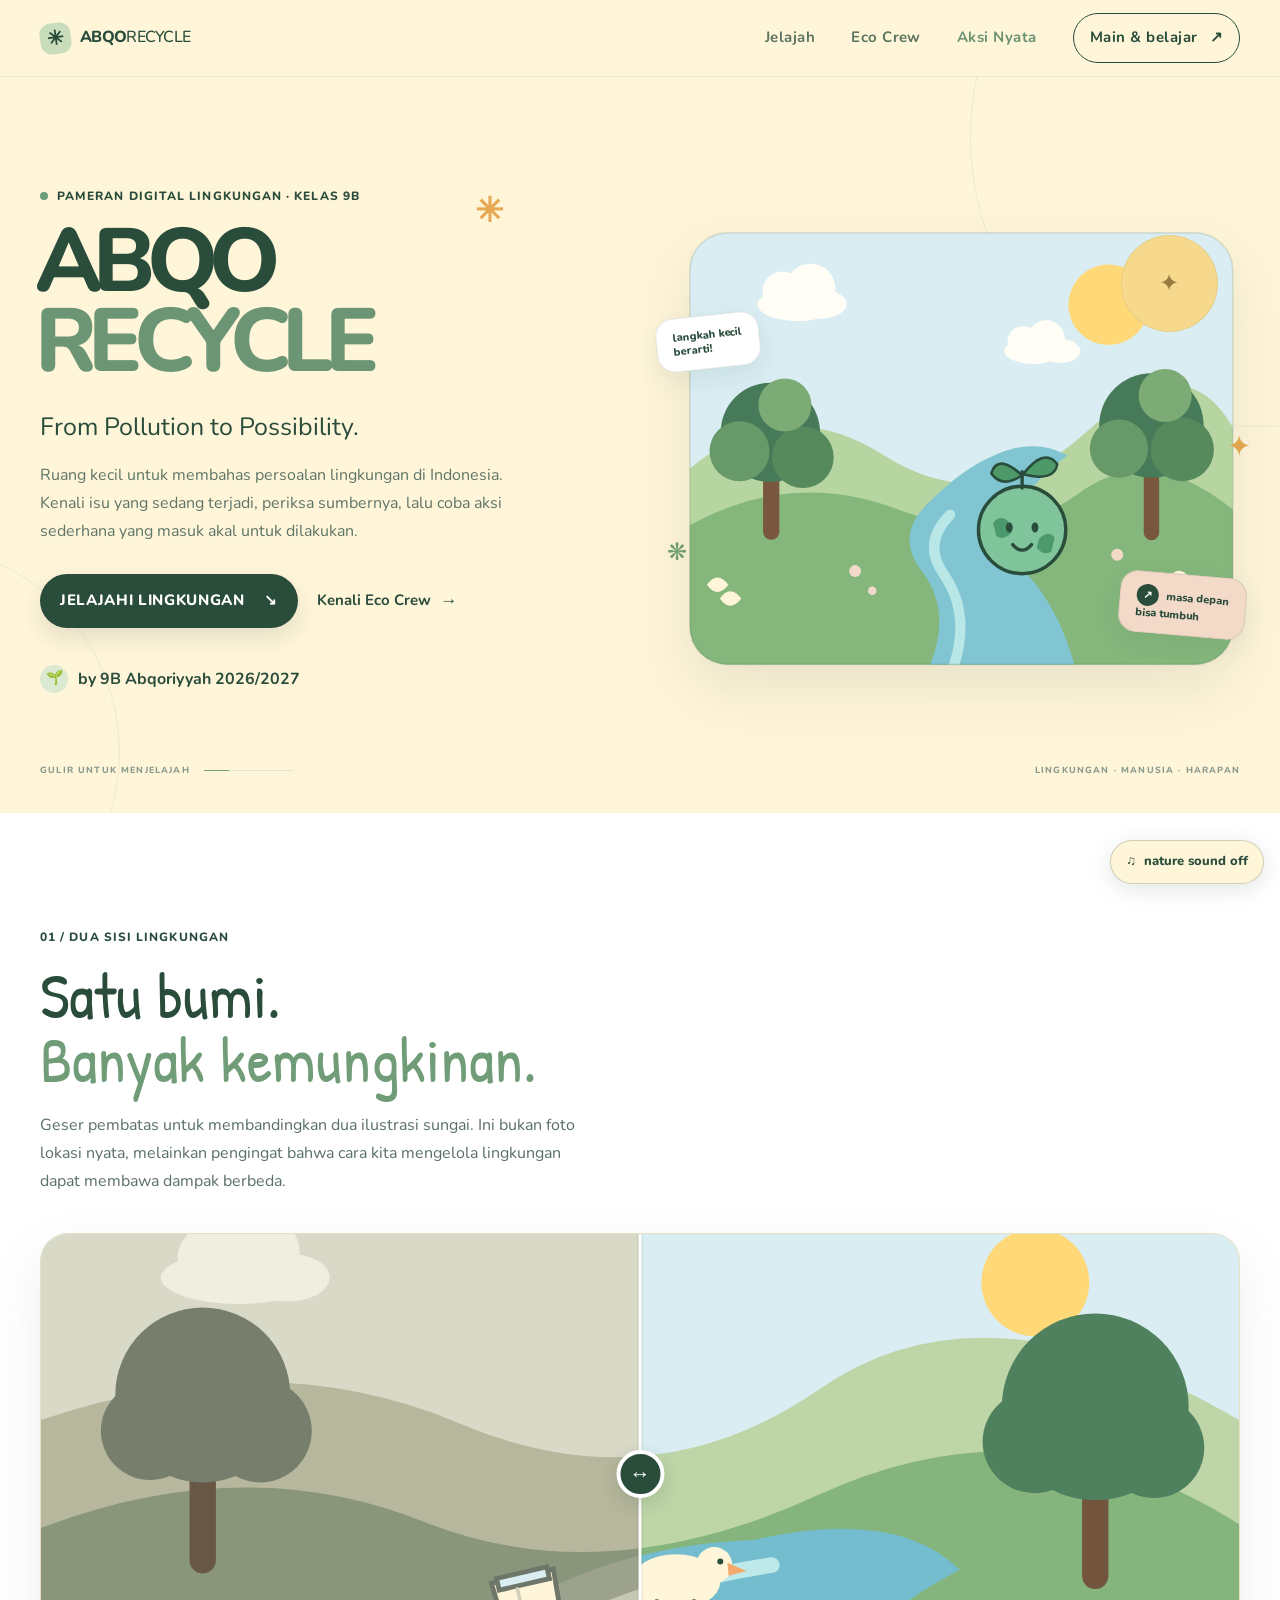
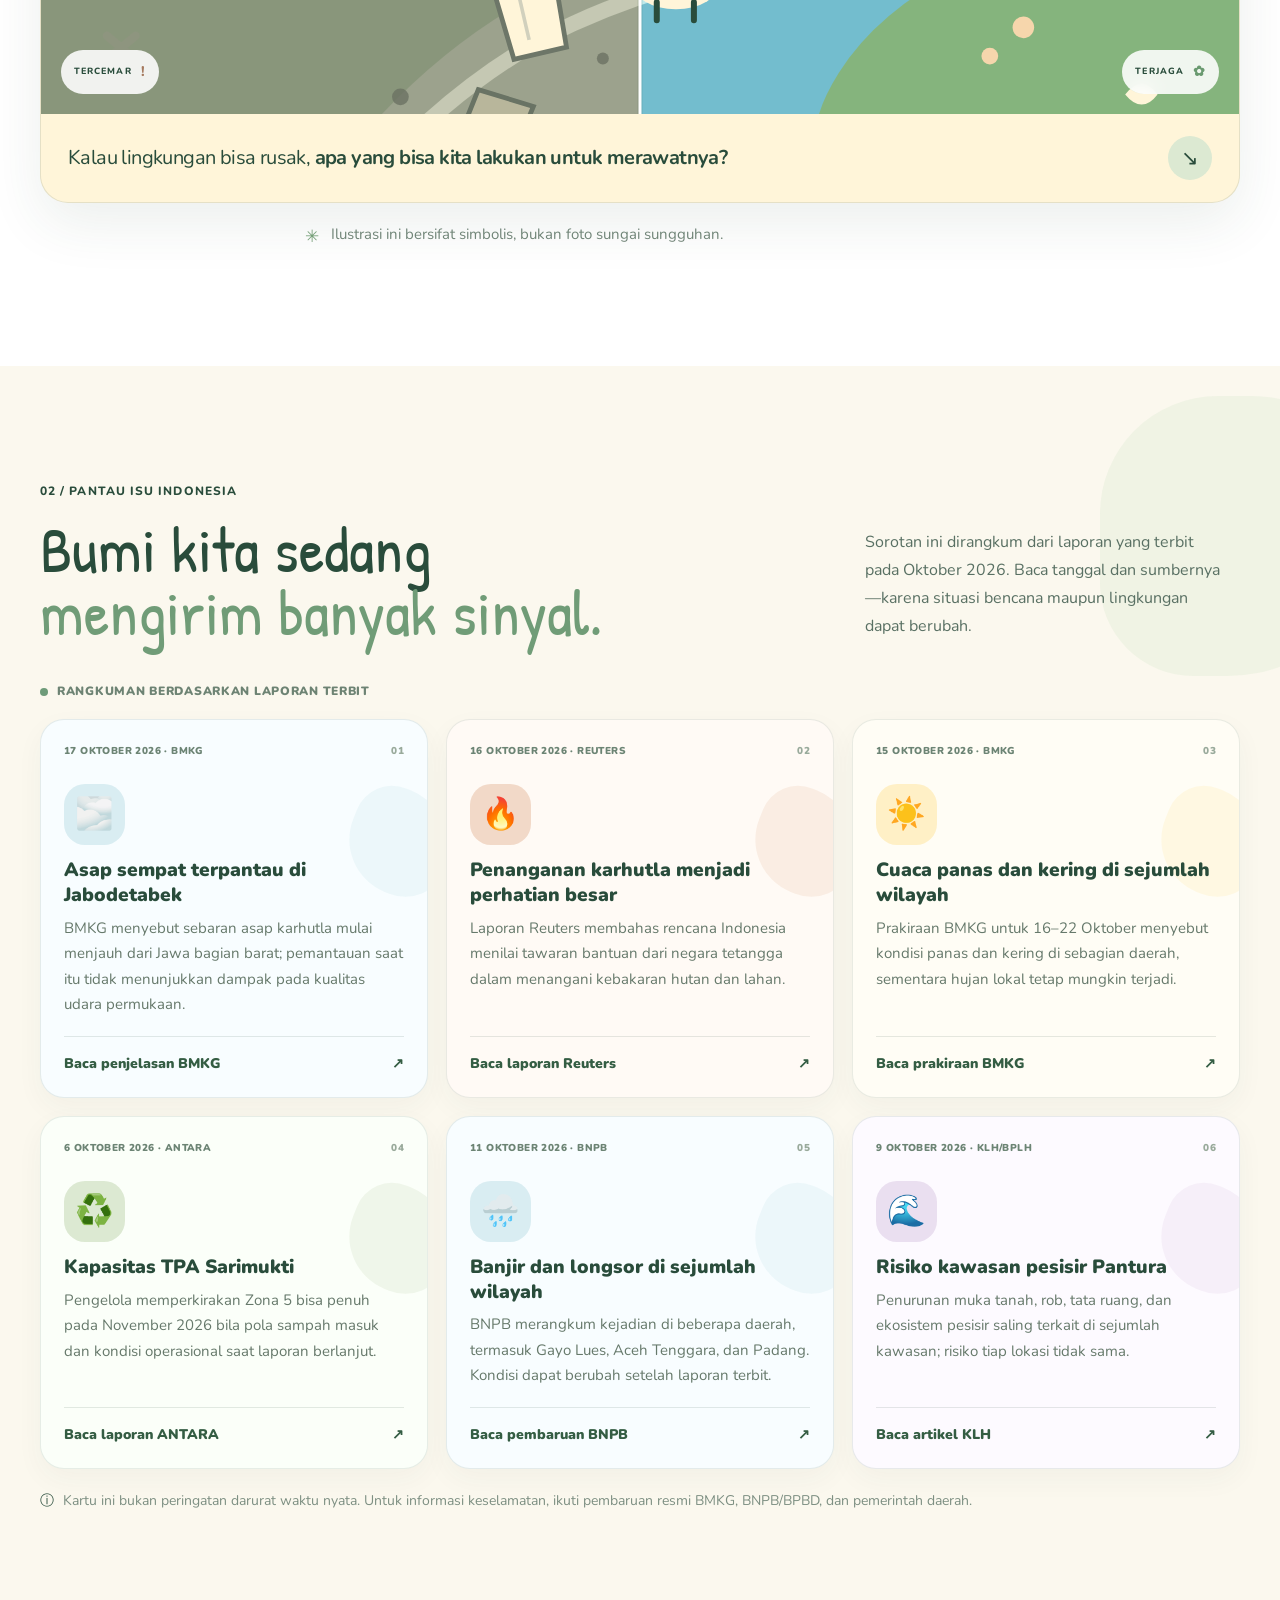
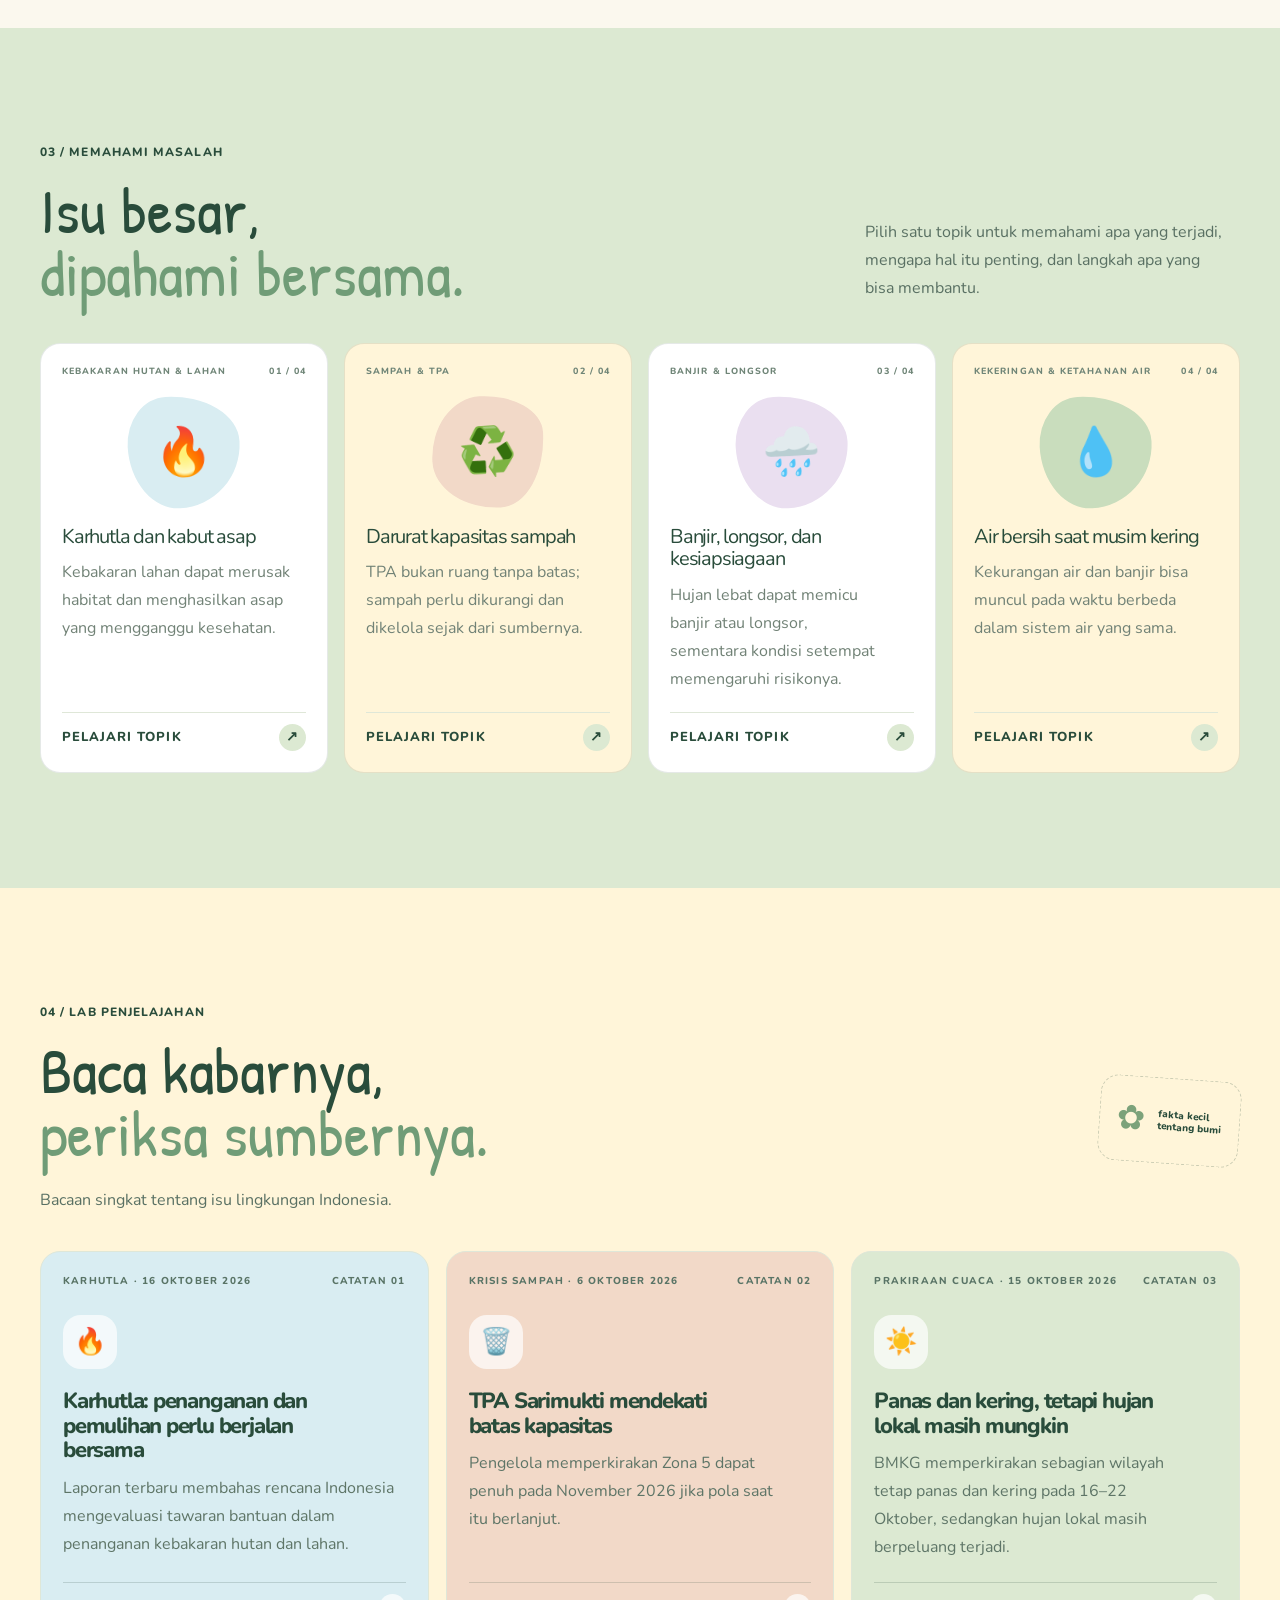
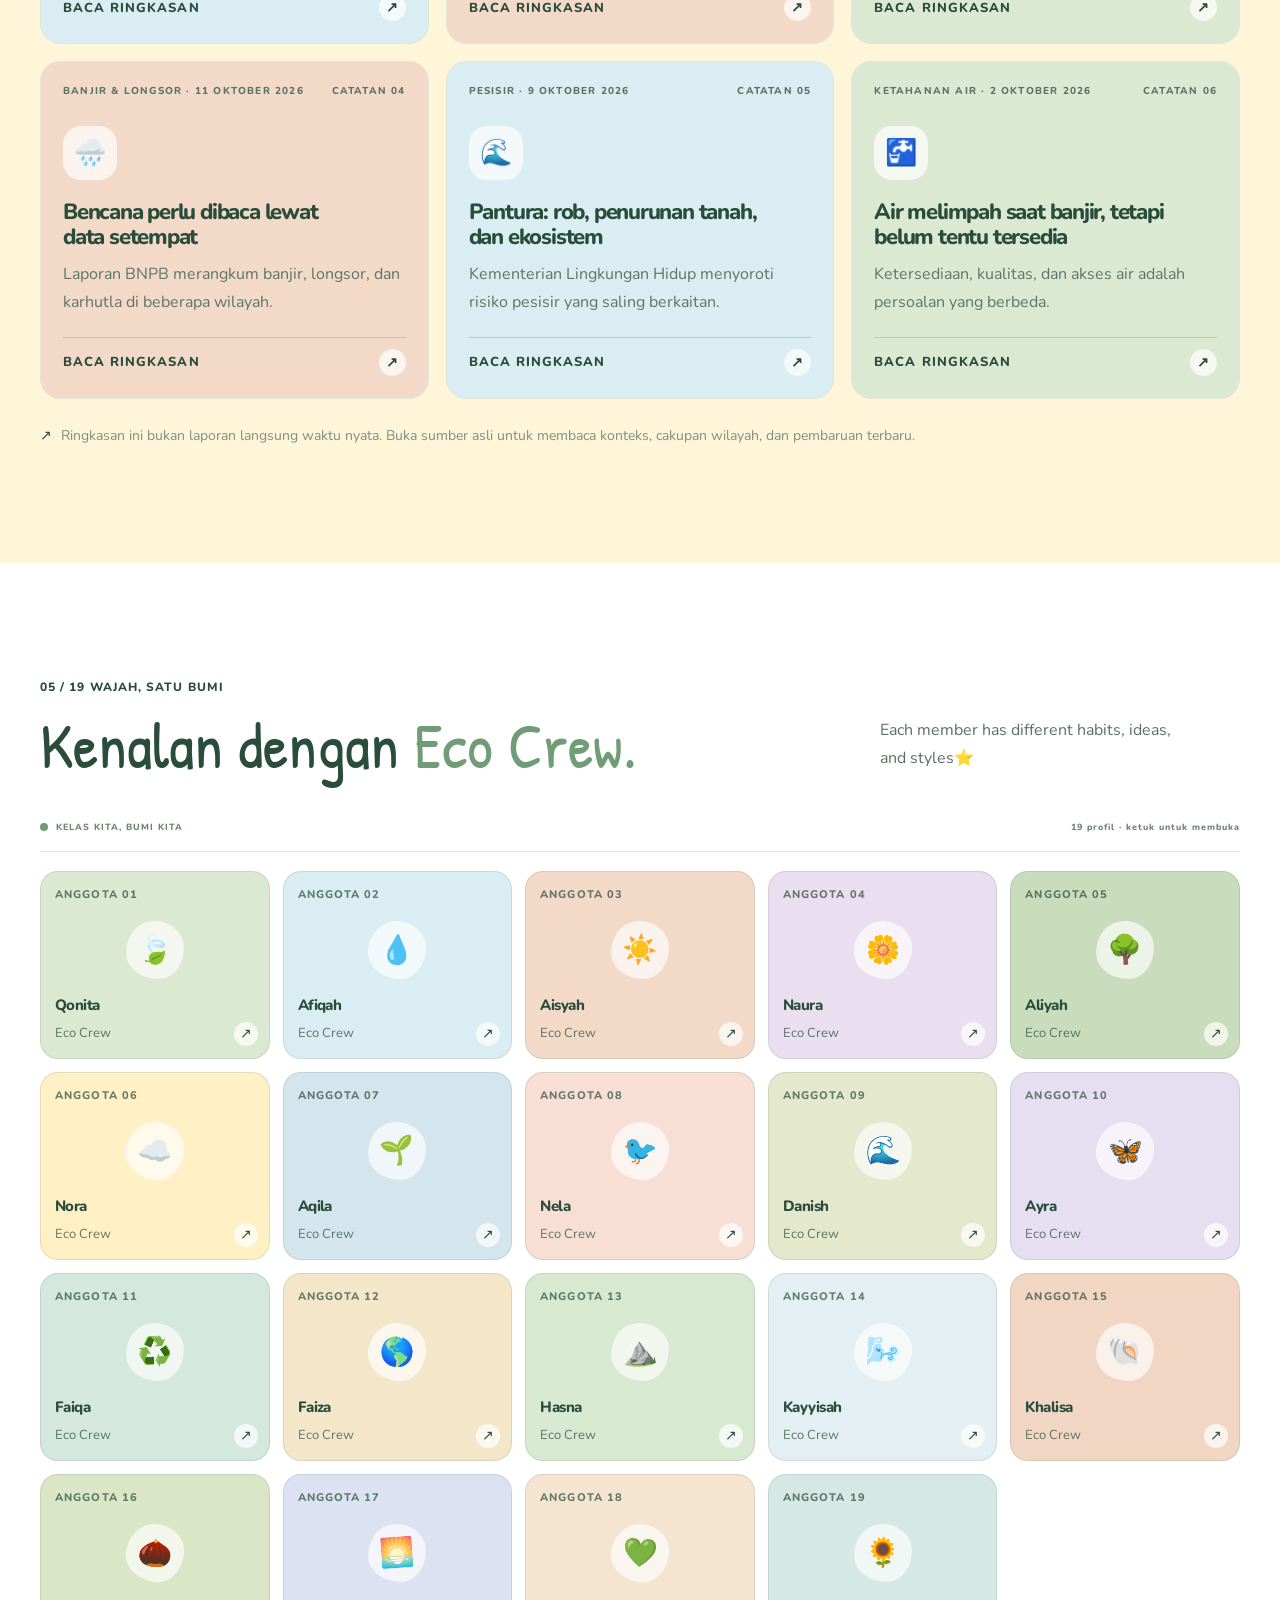
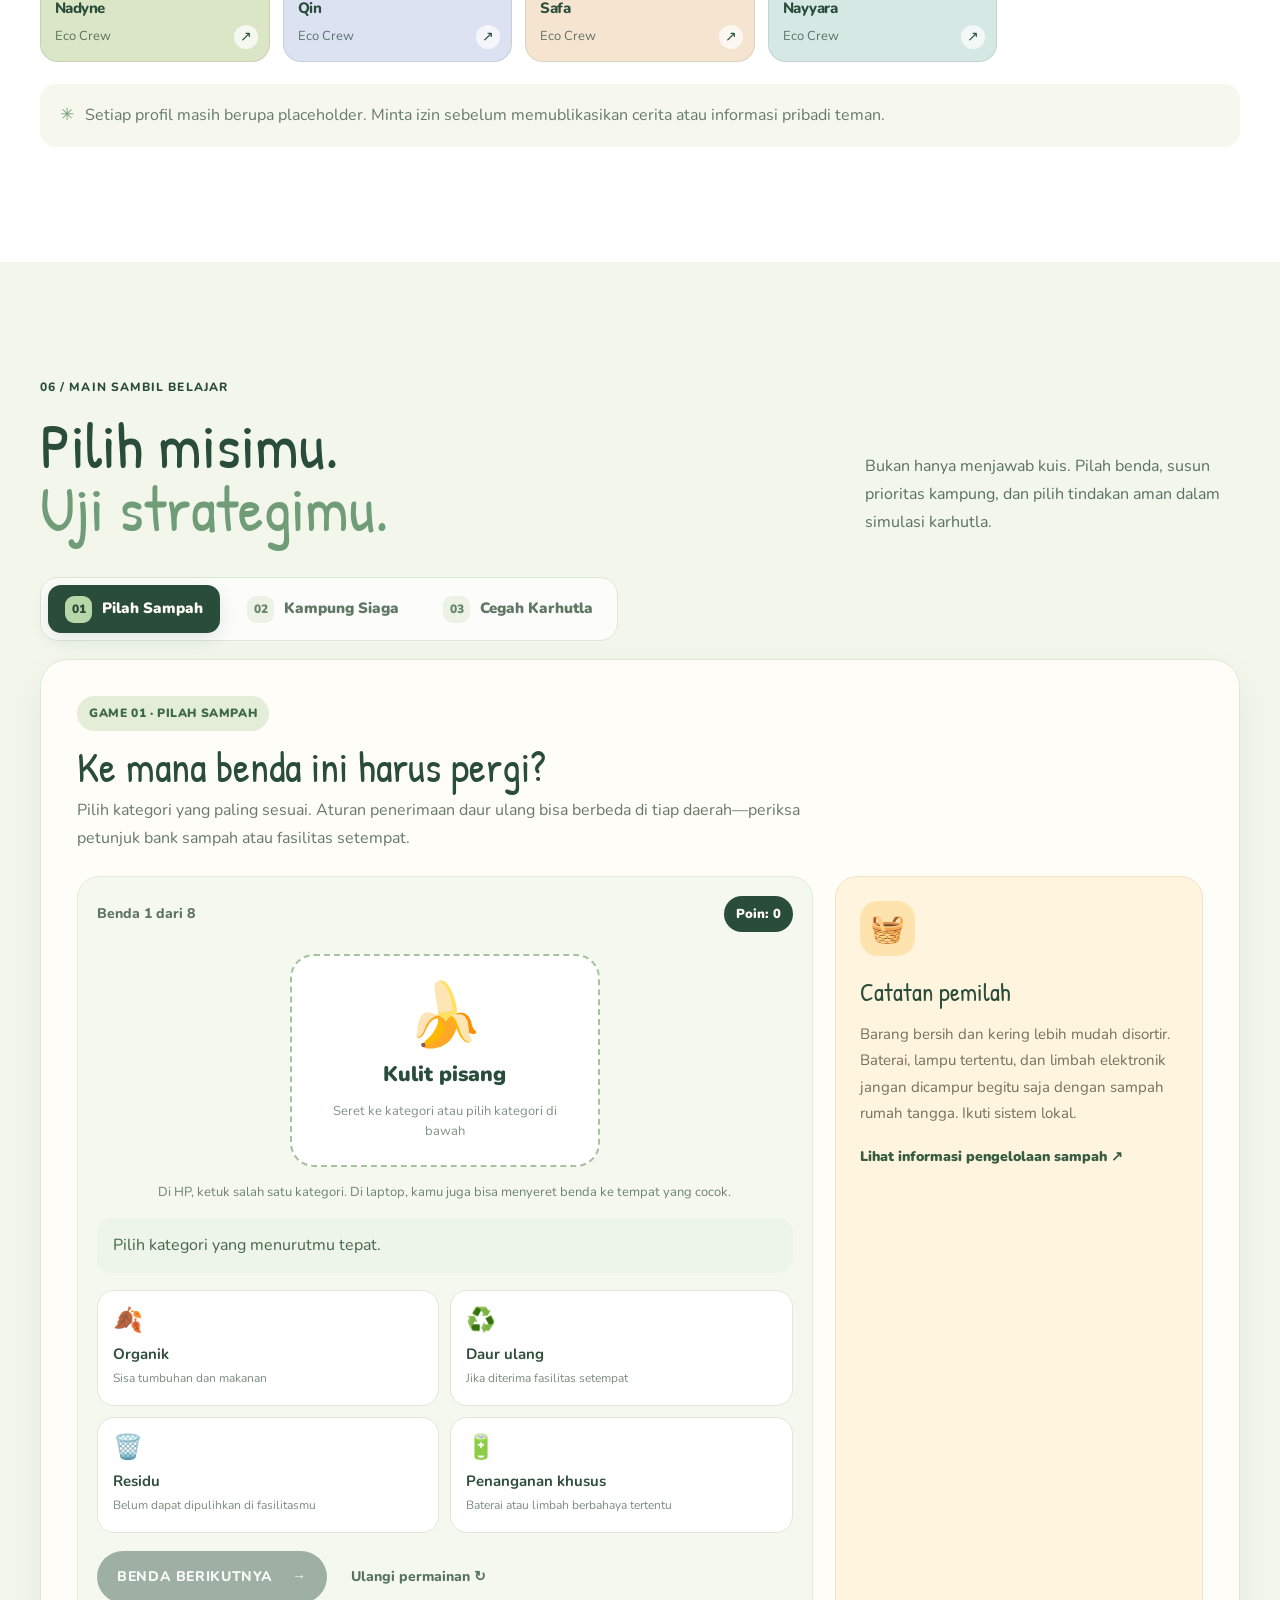
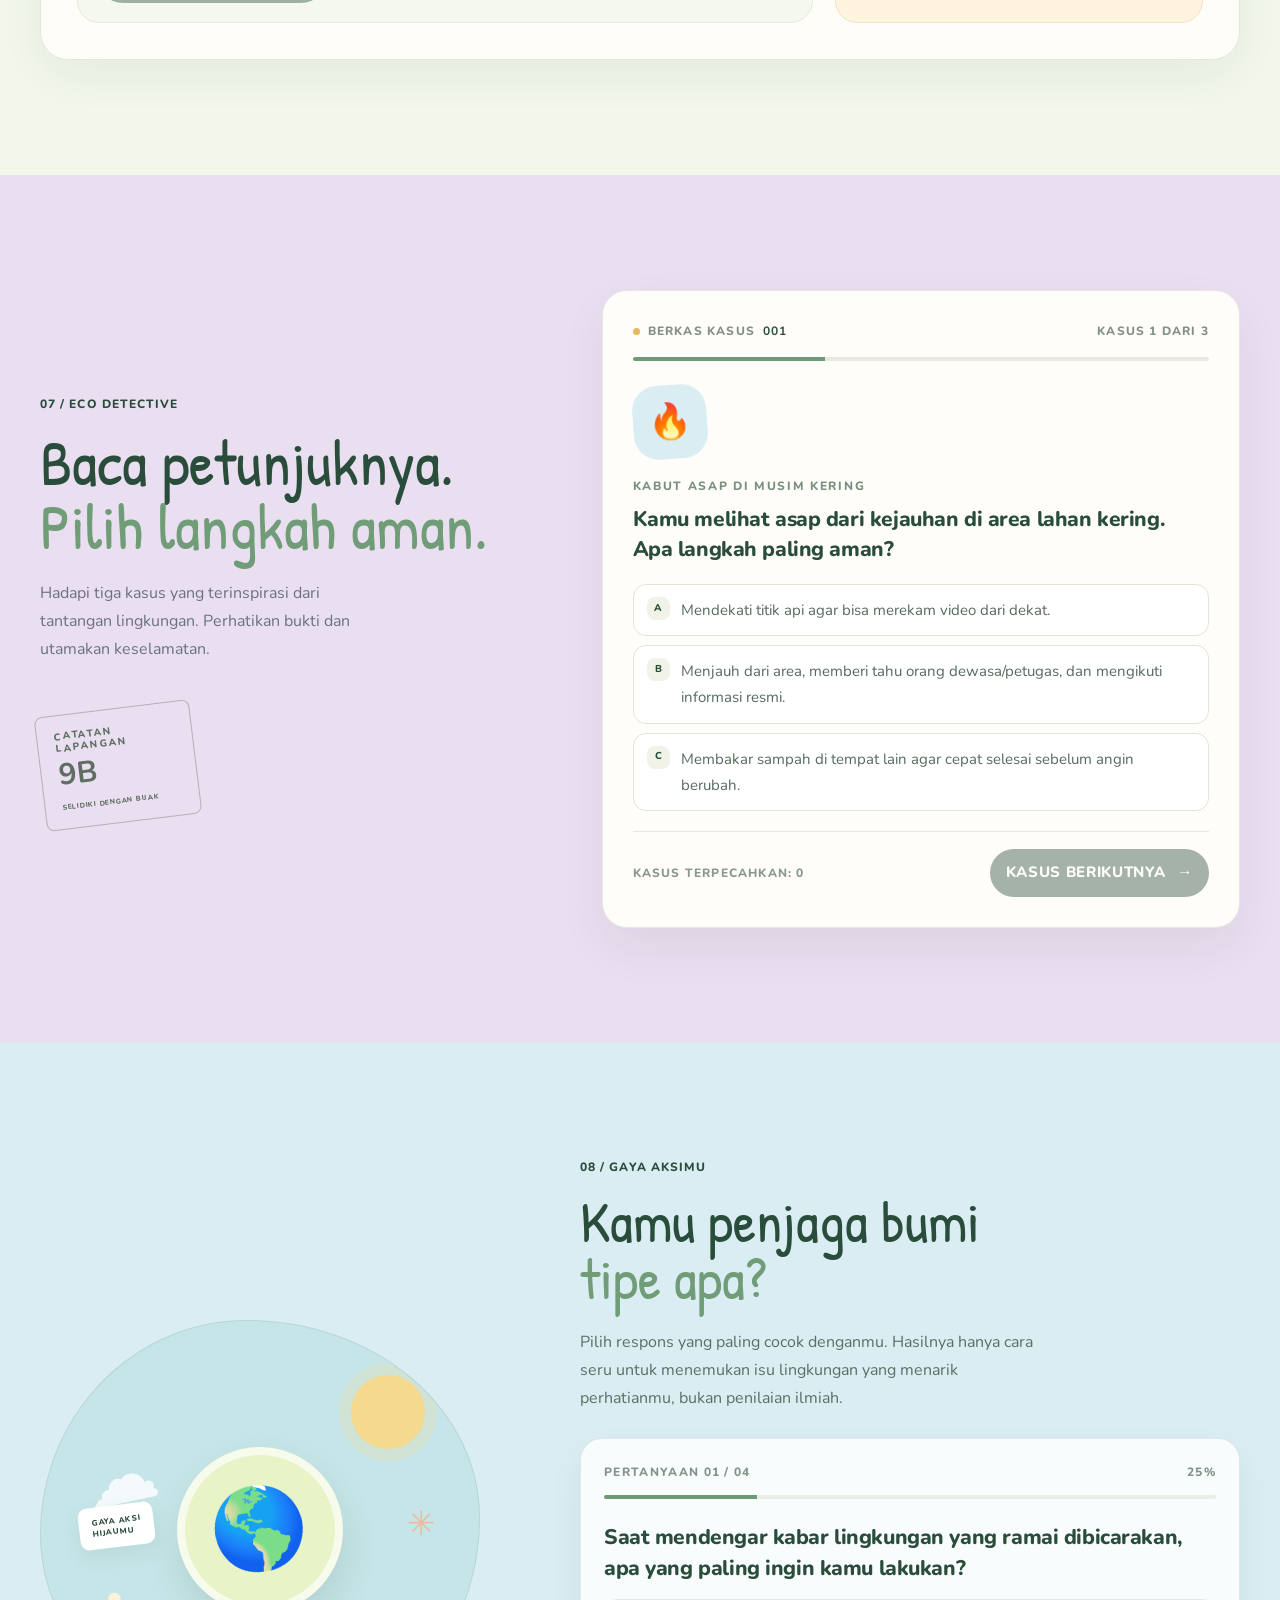
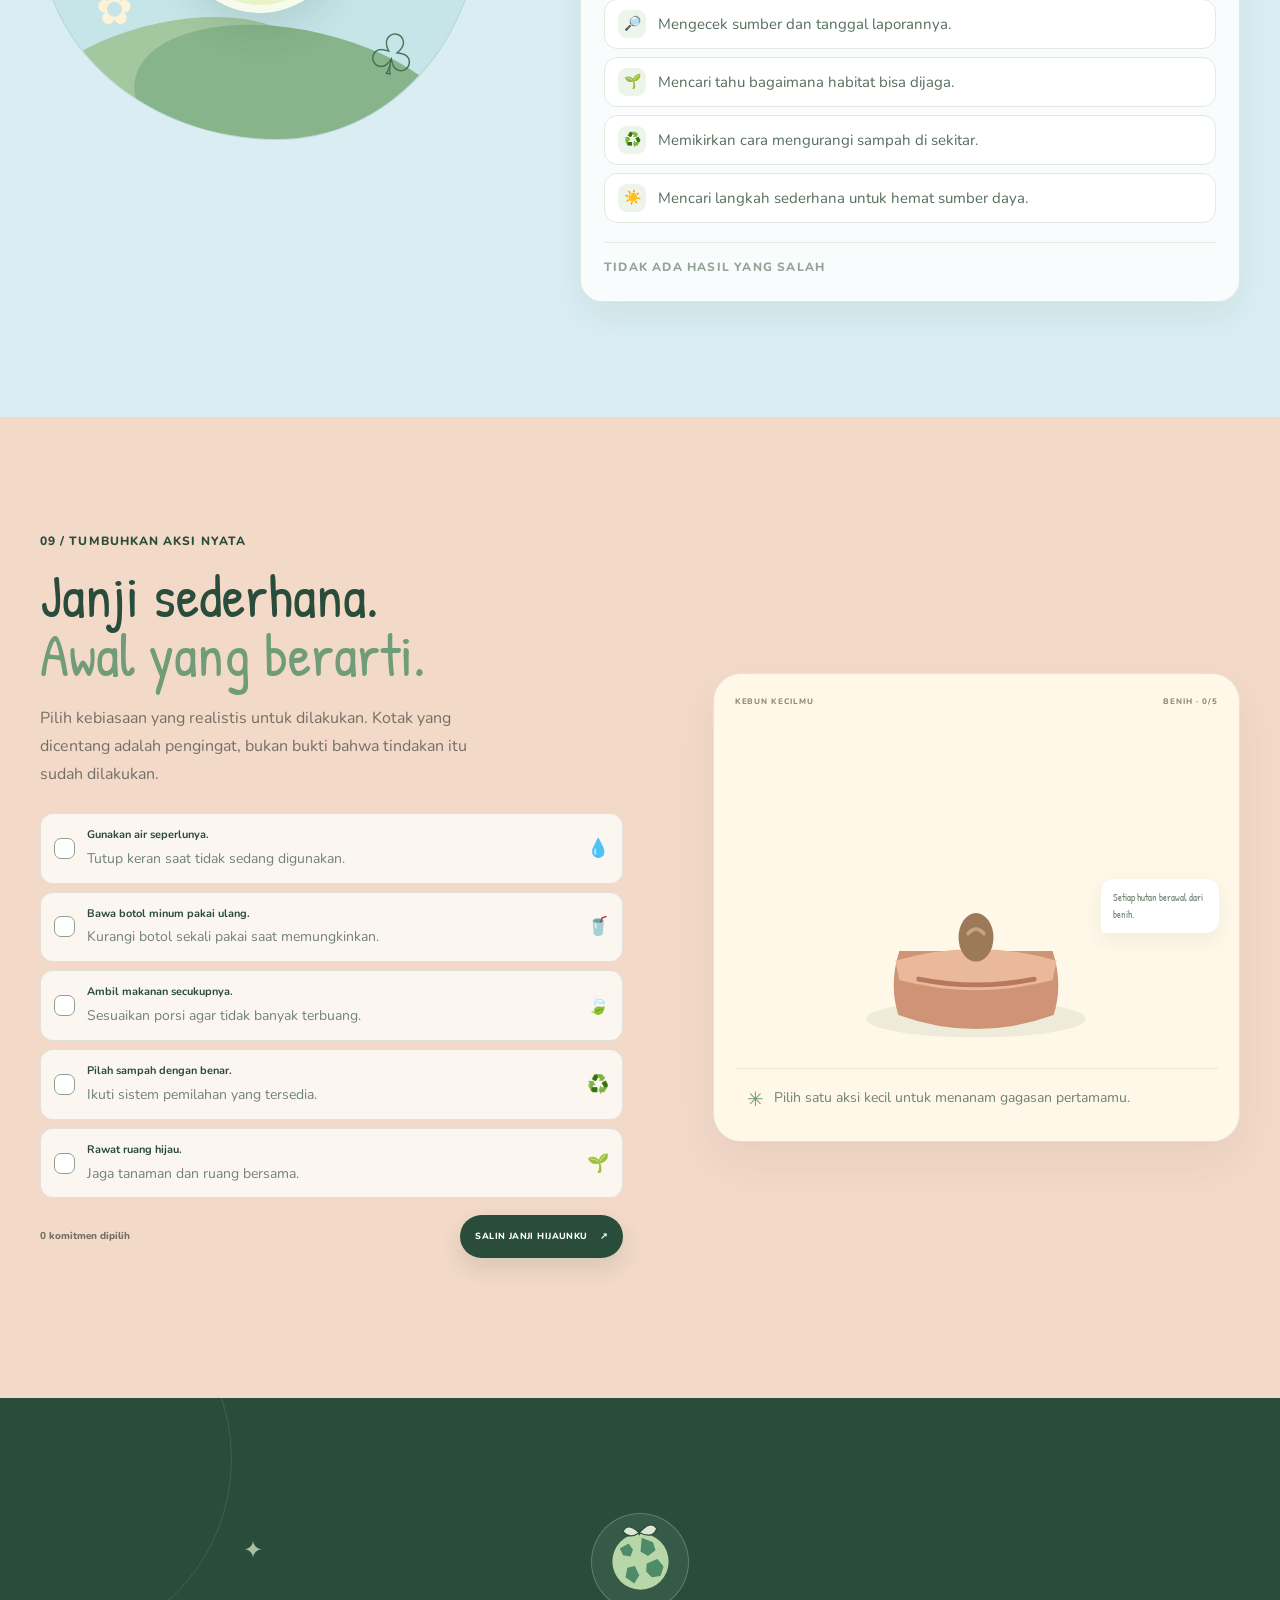
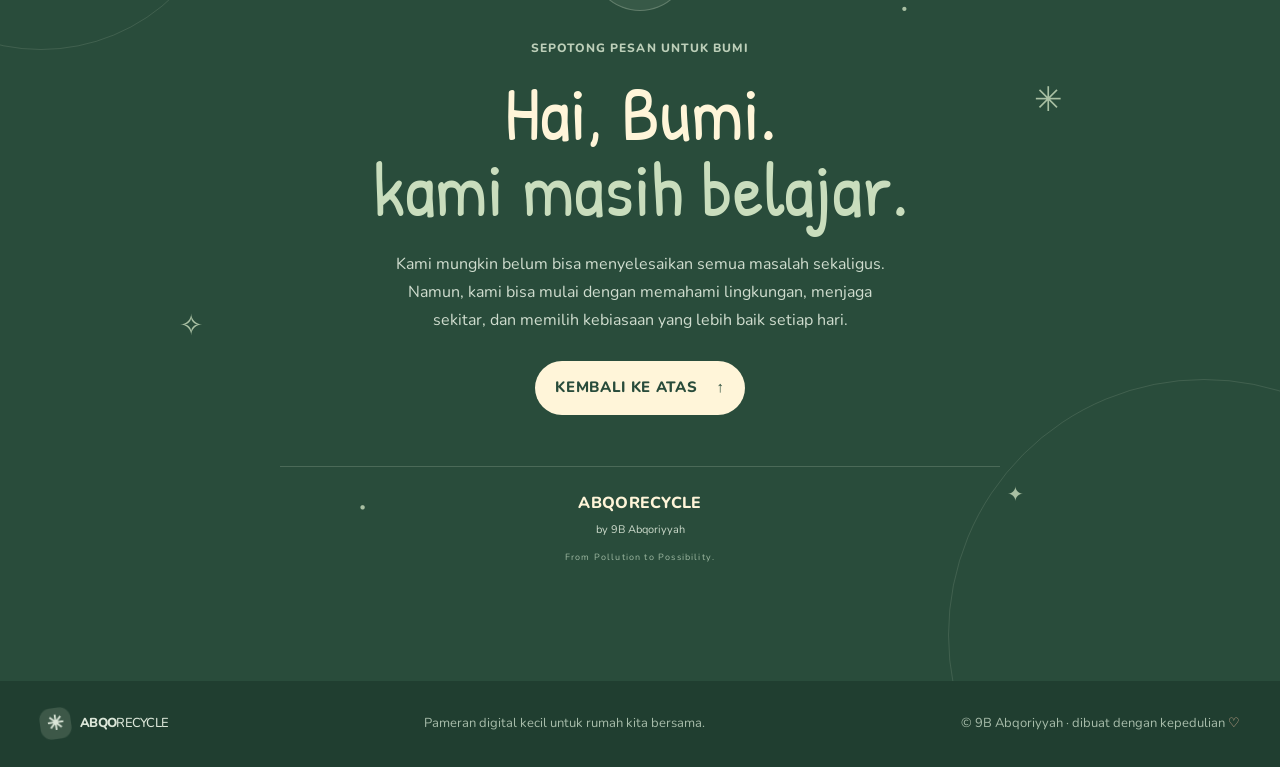
<file: index.html>
<!doctype html>
<html lang="id">
<head>
  <meta charset="UTF-8">
  <meta name="viewport" content="width=device-width, initial-scale=1.0">
  <meta name="description" content="ABQORECYCLE dari 9B Abqoriyyah: jelajahi isu lingkungan Indonesia terkini, belajar dari sumber tepercaya, dan coba permainan interaktif bertema sampah, banjir, kekeringan, serta karhutla.">
  <meta name="theme-color" content="#fff5d9">
  <title>ABQORECYCLE — 9B Abqoriyyah</title>
  <link rel="icon" href="data:image/svg+xml,%3Csvg xmlns='http://www.w3.org/2000/svg' viewBox='0 0 100 100'%3E%3Crect width='100' height='100' rx='25' fill='%23dce9d2'/%3E%3Cpath d='M50 78V43C50 23 70 17 81 20 82 42 72 57 50 59M50 53C47 31 31 23 17 29 18 49 31 62 50 63' fill='none' stroke='%23294c3b' stroke-width='7' stroke-linecap='round' stroke-linejoin='round'/%3E%3C/svg%3E">
  <link rel="preconnect" href="https://fonts.googleapis.com">
  <link rel="preconnect" href="https://fonts.gstatic.com" crossorigin>
  <link href="https://fonts.googleapis.com/css2?family=Nunito:wght@400;500;600;700;800;900&family=Patrick+Hand&display=swap" rel="stylesheet">
  <link rel="stylesheet" href="style.css">
  <script src="script.js" defer></script>
</head>
<body>
  <a class="skip-link" href="#main-content">Lewati ke konten utama</a>
  <header class="site-header" id="top">
    <nav class="navbar container" aria-label="Navigasi utama">
      <a class="brand" href="#top" aria-label="Beranda ABQORECYCLE"><span class="brand-mark" aria-hidden="true">✳</span><span>ABQO<span class="brand-light">RECYCLE</span></span></a>
      <button class="menu-toggle" type="button" aria-expanded="false" aria-controls="nav-links" aria-label="Buka menu navigasi"><span></span><span></span></button>
      <div class="nav-links" id="nav-links">
        <a href="#discover">Jelajah</a>
        <a href="#eco-crew">Eco Crew</a>
        <a href="#take-action">Aksi Nyata</a>
        <a class="nav-cta" href="#misi-interaktif">Main & belajar <span aria-hidden="true">↗</span></a>
      </div>
    </nav>
  </header>

  <main id="main-content">
    <section class="hero section-pad" aria-labelledby="hero-title">
      <div class="hero-orbit orbit-one" aria-hidden="true"></div><div class="hero-orbit orbit-two" aria-hidden="true"></div>
      <div class="container hero-layout">
        <div class="hero-copy reveal">
          <p class="eyebrow"><span class="eyebrow-dot"></span> PAMERAN DIGITAL LINGKUNGAN · KELAS 9B</p>
          <h1 id="hero-title">ABQO<span>RECYCLE</span><i aria-hidden="true">✳</i></h1>
          <p class="hero-tagline">From Pollution to Possibility.</p>
          <p class="hero-description">Ruang kecil untuk membahas persoalan lingkungan di Indonesia. Kenali isu yang sedang terjadi, periksa sumbernya, lalu coba aksi sederhana yang masuk akal untuk dilakukan.</p>
          <div class="hero-actions"><a class="button button-dark" href="#discover">Jelajahi lingkungan <span aria-hidden="true">↘</span></a><a class="text-link" href="#eco-crew">Kenali Eco Crew <span aria-hidden="true">→</span></a></div>
          <div class="hero-note"><span class="note-icon" aria-hidden="true">🌱</span><span><strong>by 9B Abqoriyyah 2026/2027</strong></span></div>
        </div>
        <div class="hero-art reveal reveal-delay" aria-label="Ilustrasi lanskap hijau dengan sungai, pepohonan, awan, dan bumi yang memiliki tunas" role="img">
          <div class="sun-disc"><span>✦</span></div>
          <div class="hero-sticker sticker-top">langkah kecil<br>berarti!</div>
          <svg class="landscape-svg" viewBox="0 0 650 520" role="img" aria-hidden="true">
            <defs><clipPath id="sceneClip"><rect x="8" y="8" width="634" height="504" rx="44"/></clipPath></defs>
            <g clip-path="url(#sceneClip)">
              <rect width="650" height="520" fill="#d9edf2"/>
              <circle cx="497" cy="92" r="47" fill="#ffd878"/>
              <g fill="#fffdf5"><ellipse cx="134" cy="92" rx="47" ry="19"/><circle cx="116" cy="76" r="23"/><circle cx="149" cy="73" r="29"/><ellipse cx="161" cy="91" rx="30" ry="17"/><ellipse cx="409" cy="146" rx="34" ry="15"/><circle cx="397" cy="135" r="18"/><circle cx="424" cy="132" r="22"/><ellipse cx="440" cy="146" rx="24" ry="14"/></g>
              <path d="M0 290 Q112 190 235 268T475 237T650 250V520H0Z" fill="#b6d5a1"/>
              <path d="M0 354 Q122 283 248 330T461 313T650 338V520H0Z" fill="#85b77c"/>
              <path d="M285 520 Q317 452 278 402 Q247 361 287 323 Q326 283 365 267 Q411 247 449 268 Q409 297 391 331 Q367 371 410 416 Q443 457 459 520Z" fill="#82c5d2"/>
              <path d="M314 520 Q338 455 304 406 Q279 370 312 337" fill="none" stroke="#b9e7e7" stroke-width="12" stroke-linecap="round"/>
              <g class="tree tree-left"><path d="M103 357V263" stroke="#79563e" stroke-width="19" stroke-linecap="round"/><circle cx="102" cy="241" r="58" fill="#477a59"/><circle cx="66" cy="263" r="35" fill="#689a69"/><circle cx="140" cy="270" r="36" fill="#568a5d"/><circle cx="119" cy="209" r="31" fill="#7cab75"/></g>
              <g class="tree tree-right"><path d="M547 358V257" stroke="#79563e" stroke-width="18" stroke-linecap="round"/><circle cx="547" cy="233" r="61" fill="#477a59"/><circle cx="509" cy="260" r="34" fill="#689a69"/><circle cx="583" cy="261" r="37" fill="#568a5d"/><circle cx="563" cy="198" r="31" fill="#7cab75"/></g>
              <g fill="#fff5d9"><path d="M53 419q-13-17-25 0 12 17 25 0M68 435q-13-17-25 0 12 17 25 0M592 411q-13-17-25 0 12 17 25 0M614 429q-13-17-25 0 12 17 25 0"/></g>
              <g transform="translate(396 355)"><circle r="51" fill="#7fc49b" stroke="#294c3b" stroke-width="4"/><path d="M-17 -11q-10-7-17 3l4 15q8 6 18-4M20 10q11-11 18-1l-4 16q-8 6-17-4" fill="#4b996c"/><ellipse cx="-15" cy="-3" rx="4" ry="6" fill="#294c3b"/><ellipse cx="15" cy="-3" rx="4" ry="6" fill="#294c3b"/><path d="M-11 17q11 13 22 0" fill="none" stroke="#294c3b" stroke-width="4" stroke-linecap="round"/><path d="M0 -49V-68" stroke="#294c3b" stroke-width="4" stroke-linecap="round"/><path d="M0 -64q-29-26-36-2 13 18 36 2M1 -65q25-32 40-12-3 21-40 12" fill="#4e9968" stroke="#294c3b" stroke-width="3" stroke-linejoin="round"/></g>
              <g fill="#f2d9c8"><circle cx="201" cy="403" r="7"/><circle cx="221" cy="426" r="5"/><circle cx="507" cy="384" r="7"/></g>
            </g>
            <rect x="8" y="8" width="634" height="504" rx="44" fill="none" stroke="#294c3b" stroke-opacity=".13" stroke-width="2"/>
          </svg>
          <div class="hero-sticker sticker-bottom"><span aria-hidden="true">↗</span> masa depan<br>bisa tumbuh</div>
          <span class="floating-leaf leaf-a" aria-hidden="true">✦</span><span class="floating-leaf leaf-b" aria-hidden="true">❋</span>
        </div>
      </div>
      <div class="hero-bottom container"><span>GULIR UNTUK MENJELAJAH</span><div class="scroll-line"><span></span></div><span class="hero-bottom-right">LINGKUNGAN · MANUSIA · HARAPAN</span></div>
    </section>

    

    <section class="section-pad compare-section" id="discover" aria-labelledby="compare-title">
      <div class="container">
        <div class="section-heading reveal"><p class="eyebrow">01 / DUA SISI LINGKUNGAN</p><h2 id="compare-title">Satu bumi.<br><span>Banyak kemungkinan.</span></h2><p class="section-lede">Geser pembatas untuk membandingkan dua ilustrasi sungai. Ini bukan foto lokasi nyata, melainkan pengingat bahwa cara kita mengelola lingkungan dapat membawa dampak berbeda.</p></div>
        <div class="river-card reveal">
          <div class="river-stage" id="river-stage" style="--split:50%" aria-label="Perbandingan interaktif ilustrasi sungai tercemar dan sungai terjaga">
            <div class="river-scene river-clean" aria-hidden="true">
              <svg viewBox="0 0 1000 480" preserveAspectRatio="xMidYMid slice"><rect width="1000" height="480" fill="#d9edf2"/><circle cx="830" cy="80" r="45" fill="#ffd878"/><g fill="#fffdf5"><ellipse cx="165" cy="76" rx="65" ry="22"/><circle cx="142" cy="60" r="28"/><circle cx="182" cy="56" r="34"/><ellipse cx="206" cy="76" rx="35" ry="20"/></g><path d="M0 195Q190 130 350 198T650 169T1000 195V480H0Z" fill="#bed5a7"/><path d="M0 285Q170 220 320 280T650 257T1000 282V480H0Z" fill="#85b47d"/><path d="M250 480Q320 393 404 346T595 295Q714 268 767 320Q698 355 666 406T655 480Z" fill="#73bdce"/><path d="M288 480Q365 401 444 365T610 316" fill="none" stroke="#bee9eb" stroke-width="13" stroke-linecap="round"/><g stroke="#73553e" stroke-width="22" stroke-linecap="round"><path d="M135 312V190"/><path d="M880 325V205"/></g><g fill="#4f815e"><circle cx="135" cy="174" r="73"/><circle cx="91" cy="204" r="41"/><circle cx="183" cy="204" r="43"/><circle cx="880" cy="184" r="78"/><circle cx="829" cy="213" r="43"/><circle cx="929" cy="218" r="42"/></g><g fill="#f6d6ac"><circle cx="238" cy="364" r="9"/><circle cx="258" cy="390" r="7"/><circle cx="820" cy="368" r="9"/><circle cx="792" cy="392" r="7"/></g><g transform="translate(530 330)"><ellipse cx="0" cy="0" rx="37" ry="23" fill="#fff5d9"/><circle cx="32" cy="-14" r="15" fill="#fff5d9"/><path d="M43 -16l16 7-15 4" fill="#f2a96b"/><path d="M-16 17v15M15 17v15" stroke="#294c3b" stroke-width="5" stroke-linecap="round"/><circle cx="37" cy="-17" r="2.5" fill="#294c3b"/></g><g fill="#fff5d9"><path d="M73 422q-13-18-27 0 14 17 27 0M95 439q-13-18-27 0 14 17 27 0M932 424q-13-18-27 0 14 17 27 0"/></g></svg>
              <span class="scene-label clean-label">TERJAGA <span>✿</span></span>
            </div>
            <div class="river-scene river-dirty" aria-hidden="true">
              <svg viewBox="0 0 1000 480" preserveAspectRatio="xMidYMid slice"><rect width="1000" height="480" fill="#d9d9c8"/><circle cx="830" cy="80" r="45" fill="#f2d9c8"/><g fill="#efeee0"><ellipse cx="165" cy="76" rx="65" ry="22"/><circle cx="142" cy="60" r="28"/><circle cx="182" cy="56" r="34"/><ellipse cx="206" cy="76" rx="35" ry="20"/></g><path d="M0 195Q190 130 350 198T650 169T1000 195V480H0Z" fill="#b6b79c"/><path d="M0 285Q170 220 320 280T650 257T1000 282V480H0Z" fill="#89967b"/><path d="M250 480Q320 393 404 346T595 295Q714 268 767 320Q698 355 666 406T655 480Z" fill="#9ca28d"/><path d="M288 480Q365 401 444 365T610 316" fill="none" stroke="#c5c8b3" stroke-width="13" stroke-linecap="round"/><g stroke="#695746" stroke-width="22" stroke-linecap="round"><path d="M135 312V190"/><path d="M880 325V205"/></g><g fill="#777f6c"><circle cx="135" cy="174" r="73"/><circle cx="91" cy="204" r="41"/><circle cx="183" cy="204" r="43"/><circle cx="880" cy="184" r="78"/><circle cx="829" cy="213" r="43"/><circle cx="929" cy="218" r="42"/></g><g transform="translate(410 345) rotate(-13)"><path d="M-30-21h53l-4 66h-45z" fill="#fff5d9" stroke="#6d7668" stroke-width="4"/><path d="M-25-24h43v10h-43z" fill="#d9edf2" stroke="#6d7668" stroke-width="4"/><path d="M-10-13v45" stroke="#d1d0bd" stroke-width="3"/></g><g transform="translate(640 365) rotate(21)"><path d="M-24-18h48l-5 46h-38z" fill="#f2d9c8" stroke="#6d7668" stroke-width="4"/><path d="M-16-25h32v9h-32z" fill="#d8a990" stroke="#6d7668" stroke-width="4"/></g><path d="M365 420l46 14-11 27-45-16z" fill="#b8b69b" stroke="#697364" stroke-width="4"/><path d="M684 300q24-22 36 2l-15 30-26-8z" fill="#f2d9c8"/><g fill="#6c7263" opacity=".8"><circle cx="300" cy="426" r="7"/><circle cx="469" cy="394" r="5"/><circle cx="566" cy="439" r="9"/><circle cx="744" cy="402" r="6"/><circle cx="537" cy="355" r="4"/></g><g stroke="#8e957f" stroke-width="7" stroke-linecap="round"><path d="M55 375l24 20M79 375l-24 20M934 363l22 20M956 363l-22 20"/></g></svg>
              <span class="scene-label dirty-label">TERCEMAR <span>!</span></span>
            </div>
            <div class="river-divider" aria-hidden="true"><span>↔</span></div>
            <label class="visually-hidden" for="river-range">Geser untuk menampilkan lebih banyak bagian sungai yang terjaga</label>
            <input id="river-range" class="river-range" type="range" min="0" max="100" value="50" aria-valuetext="Ilustrasi sungai terjaga ditampilkan 50 persen">
          </div>
          <div class="river-caption"><p>Kalau lingkungan bisa rusak, <strong>apa yang bisa kita lakukan untuk merawatnya?</strong></p><a href="#isu-indonesia" class="round-arrow" aria-label="Lihat isu lingkungan Indonesia">↘</a></div>
        </div>
        <div class="compare-footnote"><span class="tiny-leaf" aria-hidden="true">✳</span><p>Ilustrasi ini bersifat simbolis, bukan foto sungai sungguhan.</p></div>
      </div>
    </section>


    <section class="section-pad issue-watch-section" id="isu-indonesia" aria-labelledby="issue-watch-title">
      <div class="container">
        <div class="section-heading section-heading-row reveal">
          <div><p class="eyebrow">02 / PANTAU ISU INDONESIA</p><h2 id="issue-watch-title">Bumi kita sedang<br><span>mengirim banyak sinyal.</span></h2></div>
          <p class="section-lede">Sorotan ini dirangkum dari laporan yang terbit pada Oktober 2026. Baca tanggal dan sumbernya—karena situasi bencana maupun lingkungan dapat berubah.</p>
        </div>
        <div class="issue-meta"><span><i class="status-dot" aria-hidden="true"></i> RANGKUMAN BERDASARKAN LAPORAN TERBIT</span></div>
        <div class="issue-grid" id="indonesia-issue-grid" aria-live="polite"></div>
        <p class="source-note issue-disclaimer"><span aria-hidden="true">ⓘ</span> Kartu ini bukan peringatan darurat waktu nyata. Untuk informasi keselamatan, ikuti pembaruan resmi BMKG, BNPB/BPBD, dan pemerintah daerah.</p>
      </div>
    </section>

    <section class="section-pad pollution-section" id="pollution-playground" aria-labelledby="pollution-title">
      <div class="container">
        <div class="section-heading section-heading-row reveal"><div><p class="eyebrow">03 / MEMAHAMI MASALAH</p><h2 id="pollution-title">Isu besar,<br><span>dipahami bersama.</span></h2></div><p class="section-lede">Pilih satu topik untuk memahami apa yang terjadi, mengapa hal itu penting, dan langkah apa yang bisa membantu.</p></div>
        <div class="pollution-grid" id="pollution-grid" aria-live="polite"></div>
      </div>
    </section>

    <section class="section-pad lab-section" id="eco-lab" aria-labelledby="lab-title">
      <div class="container">
        <div class="lab-heading reveal"><div><p class="eyebrow">04 / LAB PENJELAJAHAN</p><h2 id="lab-title">Baca kabarnya,<br><span>periksa sumbernya.</span></h2></div><div class="lab-doodle" aria-hidden="true"><span>✿</span><small>fakta kecil<br>tentang bumi</small></div></div>
        <p class="section-lede lab-lede reveal">Bacaan singkat tentang isu lingkungan Indonesia.</p>
        <div class="article-grid" id="article-grid"></div>
        <p class="source-note"><span aria-hidden="true">↗</span> Ringkasan ini bukan laporan langsung waktu nyata. Buka sumber asli untuk membaca konteks, cakupan wilayah, dan pembaruan terbaru.</p>
      </div>
    </section>

    <section class="section-pad crew-section" id="eco-crew" aria-labelledby="crew-title">
      <div class="container">
        <div class="crew-top reveal"><div><p class="eyebrow">05 / 19 WAJAH, SATU BUMI</p><h2 id="crew-title">Kenalan dengan <span>Eco Crew.</span></h2></div><p>Each member has different habits, ideas, and styles⭐</p></div>
        <div class="crew-meta"><span><i class="status-dot" aria-hidden="true"></i> KELAS KITA, BUMI KITA</span><span id="member-count">19 profil · click to open</span></div>
        <div class="member-grid" id="member-grid"></div>
        <div class="crew-note"><span aria-hidden="true">✳</span><p>Setiap profil masih berupa placeholder. Minta izin sebelum memublikasikan cerita atau informasi pribadi teman.</p></div>
      </div>
    </section>


    <section class="section-pad mission-section" id="misi-interaktif" aria-labelledby="mission-title">
      <div class="container">
        <div class="section-heading section-heading-row reveal">
          <div><p class="eyebrow">06 / MAIN SAMBIL BELAJAR</p><h2 id="mission-title">Pilih misimu.<br><span>Uji strategimu.</span></h2></div>
          <p class="section-lede">Bukan hanya menjawab kuis. Pilah benda, susun prioritas kampung, dan pilih tindakan aman dalam simulasi karhutla.</p>
        </div>
        <div class="mission-tabs" role="tablist" aria-label="Pilih permainan interaktif">
          <button id="mission-tab-sorting" class="mission-tab is-active" type="button" role="tab" aria-selected="true" aria-controls="mission-sorting" data-mission-tab="sorting"><span>01</span> Pilah Sampah</button>
          <button id="mission-tab-flood" class="mission-tab" type="button" role="tab" aria-selected="false" aria-controls="mission-flood" data-mission-tab="flood"><span>02</span> Kampung Siaga</button>
          <button id="mission-tab-fire" class="mission-tab" type="button" role="tab" aria-selected="false" aria-controls="mission-fire" data-mission-tab="fire"><span>03</span> Cegah Karhutla</button>
        </div>

        <div class="mission-panel is-active" id="mission-sorting" role="tabpanel" aria-labelledby="mission-tab-sorting">
          <div class="game-intro"><span class="game-sticker">GAME 01 · PILAH SAMPAH</span><h3>Ke mana benda ini harus pergi?</h3><p>Pilih kategori yang paling sesuai. Aturan penerimaan daur ulang bisa berbeda di tiap daerah—periksa petunjuk bank sampah atau fasilitas setempat.</p></div>
          <div class="sorting-layout">
            <div class="sorting-board">
              <div class="game-stats"><span id="sort-progress">Benda 1 dari 8</span><span class="stat-pill" id="sort-score">Poin: 0</span></div>
              <div class="sort-object-wrap" id="sort-object-wrap"><button class="sort-object" id="sort-object" type="button" draggable="true" aria-describedby="sort-instruction"><span class="sort-object-icon" id="sort-object-icon">🍌</span><span class="sort-object-name" id="sort-object-name">Kulit pisang</span><span class="sort-object-hint">Seret ke kategori atau pilih kategori di bawah</span></button></div>
              <p class="game-instruction" id="sort-instruction">Di HP, ketuk salah satu kategori. Di laptop, kamu juga bisa menyeret benda ke tempat yang cocok.</p>
              <div class="sort-feedback" id="sort-feedback" aria-live="polite">Siap? Pilih kategori yang menurutmu tepat.</div>
              <div class="sort-categories" id="sort-categories">
                <button type="button" class="sort-bin bin-organic" data-sort-bin="organik"><span>🍂</span><b>Organik</b><small>Sisa tumbuhan dan makanan</small></button>
                <button type="button" class="sort-bin bin-recycle" data-sort-bin="daur-ulang"><span>♻️</span><b>Daur ulang</b><small>Jika diterima fasilitas setempat</small></button>
                <button type="button" class="sort-bin bin-residual" data-sort-bin="residu"><span>🗑️</span><b>Residu</b><small>Belum dapat dipulihkan di fasilitasmu</small></button>
                <button type="button" class="sort-bin bin-special" data-sort-bin="khusus"><span>🔋</span><b>Penanganan khusus</b><small>Baterai atau limbah berbahaya tertentu</small></button>
              </div>
              <div class="game-actions"><button class="button button-dark" id="sort-next" type="button" disabled>Benda berikutnya <span aria-hidden="true">→</span></button><button class="text-button" id="sort-restart" type="button">Ulangi permainan ↻</button></div>
              <div class="sort-results" id="sort-results" hidden aria-live="polite"></div>
            </div>
            <aside class="game-side-note"><div class="side-note-icon">🧺</div><h4>Catatan pemilah</h4><p>Barang bersih dan kering lebih mudah disortir. Baterai, lampu tertentu, dan limbah elektronik jangan dicampur begitu saja dengan sampah rumah tangga. Ikuti sistem lokal.</p><a href="https://sipsn.menlhk.go.id/sipsn/" target="_blank" rel="noopener noreferrer">Lihat informasi pengelolaan sampah ↗</a></aside>
          </div>
        </div>

        <div class="mission-panel" id="mission-flood" role="tabpanel" aria-label="Simulasi Kampung Siaga" hidden>
          <div class="game-intro"><span class="game-sticker">GAME 02 · SUSUN PRIORITAS</span><h3>Bangun kampung yang lebih siap banjir.</h3><p>Kamu punya 10 Koin Aksi. Pilih beberapa upaya yang menurutmu paling berguna untuk kesiapsiagaan warga. Ini simulasi belajar, bukan prediksi risiko banjir sungguhan.</p></div>
          <div class="flood-game-layout">
            <div class="flood-actions-board">
              <div class="game-stats"><span>Pilih strategi sesuai anggaran</span><span class="stat-pill" id="flood-budget">Sisa: 10 koin</span></div>
              <div class="flood-action-grid" id="flood-action-grid">
                <button type="button" class="flood-action" data-flood-action="drain" data-cost="2" data-impact="2"><span class="flood-action-icon">🧹</span><span><b>Jaga saluran tetap bersih</b><small>Kerja bakti dan tidak membuang sampah ke drainase.</small></span><em>2 koin</em></button>
                <button type="button" class="flood-action" data-flood-action="green" data-cost="3" data-impact="3"><span class="flood-action-icon">🌳</span><span><b>Rawat ruang hijau dan resapan</b><small>Lindungi tanah terbuka serta vegetasi yang sesuai.</small></span><em>3 koin</em></button>
                <button type="button" class="flood-action" data-flood-action="warning" data-cost="3" data-impact="3"><span class="flood-action-icon">📢</span><span><b>Siapkan informasi dan rute evakuasi</b><small>Kenali jalur aman dan ikuti arahan resmi.</small></span><em>3 koin</em></button>
                <button type="button" class="flood-action" data-flood-action="waste" data-cost="2" data-impact="2"><span class="flood-action-icon">♻️</span><span><b>Kurangi sampah dari sumbernya</b><small>Pilah sesuai aturan setempat dan cegah sampah masuk sungai.</small></span><em>2 koin</em></button>
                <button type="button" class="flood-action" data-flood-action="infrastructure" data-cost="4" data-impact="4"><span class="flood-action-icon">🛠️</span><span><b>Laporkan titik drainase bermasalah</b><small>Usulkan pemeriksaan kepada pengelola atau pemerintah setempat.</small></span><em>4 koin</em></button>
              </div>
              <div class="game-actions"><button class="button button-dark" id="flood-evaluate" type="button">Lihat hasil rencanaku <span aria-hidden="true">↗</span></button><button class="text-button" id="flood-reset" type="button">Mulai ulang ↻</button></div>
              <div class="flood-feedback" id="flood-feedback" aria-live="polite" hidden></div>
            </div>
            <aside class="neighbourhood-card"><div class="neighbourhood-sky"><span>☀️</span><span>☁️</span></div><div class="neighbourhood-scene" id="neighbourhood-scene"><div class="house house-one">🏠</div><div class="house house-two">🏡</div><div class="scene-tree">🌳</div><div class="scene-river">〰️〰️〰️</div><div class="scene-road">▰ ▰ ▰</div></div><p class="scene-caption" id="flood-scene-caption">Kampung menunggu rencanamu.</p><div class="resilience-meter"><div><span>Nilai strategi</span><b id="flood-score">0</b></div><div class="meter-track"><span id="flood-meter-fill"></span></div></div><small class="scenario-caveat">Nilai hanya untuk permainan ini; kondisi nyata memerlukan data lokal dan penilaian ahli.</small></aside>
          </div>
        </div>

        <div class="mission-panel" id="mission-fire" role="tabpanel" aria-label="Papan strategi pencegahan kebakaran hutan dan lahan" hidden>
          <div class="game-intro"><span class="game-sticker">GAME 03 · PAPAN STRATEGI</span><h3>Kenali tindakan yang aman.</h3><p>Susun strategi pencegahan karhutla. Pilih tindakan yang ingin dimasukkan ke dalam rencana; tindakan berisiko akan mengurangi nilai rencana.</p></div>
          <div class="fire-game-board">
            <div class="fire-warning-banner"><span>🔥</span><div><b>Situasi simulasi: musim kering</b><p>Jangan mendekati titik api. Jika ada asap atau kebakaran, jaga jarak dan ikuti arahan petugas serta informasi resmi.</p></div></div>
            <div class="game-stats"><span>Pilih tindakan untuk rencanamu</span><span class="stat-pill" id="fire-selected-count">0 tindakan dipilih</span></div>
            <div class="fire-choice-grid" id="fire-choice-grid">
              <button class="fire-choice" type="button" data-fire-action="prevent" data-fire-safe="true"><span>✅</span><b>Mencegah pembakaran lahan dan sampah</b><small>Pilih ini untuk mengurangi sumber risiko.</small></button>
              <button class="fire-choice" type="button" data-fire-action="report" data-fire-safe="true"><span>📣</span><b>Melapor ke petugas melalui kanal resmi</b><small>Jangan menyebarkan lokasi yang belum terverifikasi sebagai kepastian.</small></button>
              <button class="fire-choice" type="button" data-fire-action="smoke" data-fire-safe="true"><span>😷</span><b>Menjauh dari asap dan ikuti info kualitas udara</b><small>Utamakan kesehatan dan panduan otoritas.</small></button>
              <button class="fire-choice" type="button" data-fire-action="burn" data-fire-safe="false"><span>⚠️</span><b>Membakar sampah agar halaman cepat bersih</b><small>Pembakaran terbuka dapat menambah asap dan menciptakan risiko api.</small></button>
              <button class="fire-choice" type="button" data-fire-action="approach" data-fire-safe="false"><span>🚫</span><b>Mendekati titik api untuk memadamkan sendiri</b><small>Jangan mendekati api; serahkan penanganan kepada petugas.</small></button>
              <button class="fire-choice" type="button" data-fire-action="share" data-fire-safe="false"><span>📱</span><b>Menyebarkan kabar kebakaran tanpa memeriksa sumber</b><small>Informasi yang belum dicek dapat memicu kepanikan atau salah arah.</small></button>
            </div>
            <div class="game-actions"><button class="button button-dark" id="fire-evaluate" type="button">Nilai strategi <span aria-hidden="true">↗</span></button><button class="text-button" id="fire-reset" type="button">Susun ulang ↻</button></div>
            <div class="fire-feedback" id="fire-feedback" hidden aria-live="polite"></div>
          </div>
        </div>
      </div>
    </section>

    <section class="section-pad detective-section" id="eco-detective" aria-labelledby="detective-title">
      <div class="container detective-layout">
        <div class="detective-copy reveal"><p class="eyebrow">07 / ECO DETECTIVE</p><h2 id="detective-title">Baca petunjuknya.<br><span>Pilih langkah aman.</span></h2><p>Hadapi tiga kasus yang terinspirasi dari tantangan lingkungan. Perhatikan bukti dan utamakan keselamatan.</p><div class="case-stamp" aria-hidden="true"><span>CATATAN<br>LAPANGAN</span><strong>9B</strong><small>SELIDIKI DENGAN BIJAK</small></div></div>
        <div class="detective-console reveal" id="detective-console" aria-live="polite">
          <div class="console-top"><span class="console-label"><span class="console-dot"></span> BERKAS KASUS <b id="case-number">001</b></span><span class="case-progress-label" id="case-progress-label">KASUS 1 DARI 3</span></div>
          <div class="case-progress"><span id="case-progress-bar"></span></div>
          <div class="case-art" id="case-art" aria-hidden="true">💧</div>
          <p class="case-kicker" id="case-kicker">KABUT ASAP DI MUSIM KERING</p>
          <h3 id="case-question">Asap terlihat dari kejauhan di area lahan kering. Apa langkah yang paling aman?</h3>
          <div class="case-options" id="case-options"></div>
          <div class="case-feedback" id="case-feedback" hidden aria-live="polite"></div>
          <div class="console-bottom"><span id="case-score">KASUS TERPECAHKAN: 0</span><button id="next-case" class="button button-dark button-small" type="button" disabled>Kasus berikutnya <span aria-hidden="true">→</span></button></div>
        </div>
      </div>
    </section>

    <section class="section-pad guardian-section" id="guardian-quiz" aria-labelledby="guardian-title">
      <div class="container guardian-layout">
        <div class="guardian-art reveal" aria-hidden="true"><div class="guardian-sun"></div><div class="guardian-cloud">☁</div><div class="guardian-planet">🌎</div><div class="guardian-flower flower-one">✿</div><div class="guardian-flower flower-two">✳</div><div class="guardian-plant">♧</div><div class="guardian-label">GAYA AKSI<br>HIJAUMU</div></div>
        <div class="guardian-content reveal"><p class="eyebrow">08 / GAYA AKSIMU</p><h2 id="guardian-title">Kamu penjaga bumi<br><span>tipe apa?</span></h2><p class="section-lede">Pilih respons yang paling cocok denganmu. Hasilnya hanya cara seru untuk menemukan isu lingkungan yang menarik perhatianmu, bukan penilaian ilmiah.</p>
          <div class="quiz-card" id="guardian-card" aria-live="polite">
            <div class="quiz-progress-row"><span id="guardian-step-label">PERTANYAAN 01 / 04</span><span id="guardian-percent">25%</span></div><div class="quiz-progress"><span id="guardian-progress-bar"></span></div>
            <h3 id="guardian-question">Saat mendengar kabar lingkungan yang ramai dibicarakan, apa yang paling ingin kamu lakukan?</h3>
            <div class="guardian-options" id="guardian-options"></div>
            <div class="quiz-footer"><span>TIDAK ADA HASIL YANG SALAH</span><button class="text-button" id="guardian-back" type="button" hidden>← Sebelumnya</button></div>
          </div>
        </div>
      </div>
    </section>

    <section class="section-pad action-section" id="take-action" aria-labelledby="action-title">
      <div class="container action-layout">
        <div class="action-copy reveal"><p class="eyebrow">09 / TUMBUHKAN AKSI NYATA</p><h2 id="action-title">Janji sederhana.<br><span>Awal yang berarti.</span></h2><p>Pilih kebiasaan yang realistis untuk dilakukan. Kotak yang dicentang adalah pengingat, bukan bukti bahwa tindakan itu sudah dilakukan.</p>
          <div class="promise-list" id="promise-list">
            <label class="promise-option"><input type="checkbox" value="Gunakan air seperlunya."><span class="custom-check" aria-hidden="true">✓</span><span><b>Gunakan air seperlunya.</b><small>Tutup keran saat tidak sedang digunakan.</small></span><span class="promise-icon" aria-hidden="true">💧</span></label>
            <label class="promise-option"><input type="checkbox" value="Bawa botol minum pakai ulang."><span class="custom-check" aria-hidden="true">✓</span><span><b>Bawa botol minum pakai ulang.</b><small>Kurangi botol sekali pakai saat memungkinkan.</small></span><span class="promise-icon" aria-hidden="true">🥤</span></label>
            <label class="promise-option"><input type="checkbox" value="Ambil makanan secukupnya."><span class="custom-check" aria-hidden="true">✓</span><span><b>Ambil makanan secukupnya.</b><small>Sesuaikan porsi agar tidak banyak terbuang.</small></span><span class="promise-icon" aria-hidden="true">🍃</span></label>
            <label class="promise-option"><input type="checkbox" value="Pilah sampah dengan benar."><span class="custom-check" aria-hidden="true">✓</span><span><b>Pilah sampah dengan benar.</b><small>Ikuti sistem pemilahan yang tersedia.</small></span><span class="promise-icon" aria-hidden="true">♻️</span></label>
            <label class="promise-option"><input type="checkbox" value="Rawat ruang hijau."><span class="custom-check" aria-hidden="true">✓</span><span><b>Rawat ruang hijau.</b><small>Jaga tanaman dan ruang bersama.</small></span><span class="promise-icon" aria-hidden="true">🌱</span></label>
          </div>
          <div class="promise-bottom"><span id="promise-count">0 komitmen dipilih</span><button class="button button-dark" id="copy-promise" type="button">Salin janji hijaunku <span aria-hidden="true">↗</span></button></div><p class="copy-feedback" id="copy-feedback" aria-live="polite"></p>
        </div>
        <div class="growth-card reveal"><div class="growth-card-top"><span>KEBUN KECILMU</span><span id="growth-level">BENIH · 0/5</span></div><div class="growth-illustration" id="growth-illustration" data-growth="0" aria-label="Benih yang tumbuh saat kamu memilih komitmen"><svg viewBox="0 0 340 360" role="img" aria-hidden="true"><ellipse cx="170" cy="310" rx="113" ry="19" fill="#294c3b" opacity=".08"/><path d="M90 306Q80 274 91 240L249 240Q260 275 250 306Q170 335 90 306Z" fill="#cf9475"/><path d="M87 250Q170 226 253 250L249 270Q170 291 91 270Z" fill="#eab89a"/><path d="M111 269Q170 281 230 269" fill="none" stroke="#b87860" stroke-width="5" stroke-linecap="round"/><path class="sprout-stem" d="M170 244V195" stroke="#477c56" stroke-width="9" stroke-linecap="round" fill="none"/><path class="sprout-left" d="M170 220Q110 218 110 172Q154 165 170 220Z" fill="#87b77c" stroke="#477c56" stroke-width="4" stroke-linejoin="round"/><path class="sprout-right" d="M170 201Q180 145 238 147Q238 192 170 201Z" fill="#a7cf91" stroke="#477c56" stroke-width="4" stroke-linejoin="round"/><path class="sprout-top" d="M170 196Q153 153 170 126Q197 153 170 196Z" fill="#c9ddbD" stroke="#477c56" stroke-width="4" stroke-linejoin="round"/><g class="sprout-sparkles" fill="#e3a94d"><path d="M69 140l5 13 13 5-13 5-5 13-5-13-13-5 13-5z"/><path d="M263 203l4 10 10 4-10 4-4 10-4-10-10-4 10-4z"/><circle cx="89" cy="197" r="5"/><circle cx="247" cy="105" r="4"/></g><g class="seed-only"><ellipse cx="170" cy="226" rx="18" ry="25" fill="#9b7959"/><path d="M162 222q8-9 16 0" fill="none" stroke="#c8a27d" stroke-width="4" stroke-linecap="round"/></g></svg><div class="growth-speech" id="growth-speech">Setiap hutan berawal dari benih.</div></div><div class="growth-card-bottom"><span aria-hidden="true">✳</span><p id="growth-message">Pilih satu aksi kecil untuk menanam gagasan pertamamu.</p></div></div>
      </div>
    </section>

    <section class="planet-note section-pad" aria-labelledby="planet-note-title">
      <div class="planet-stars" aria-hidden="true"><span>✦</span><span>✳</span><span>·</span><span>✧</span><span>·</span><span>✦</span></div>
      <div class="container note-content reveal"><div class="note-orbit" aria-hidden="true"><svg viewBox="0 0 120 120"><circle cx="60" cy="60" r="45" fill="#b7d7a8"/><path d="M27 39l14-8 7 10-4 11-12-2zM62 22l18 7 4 13-12 9-12-7zM70 63l17-7 10 12-5 15-14 2-9-9zM39 70l12-3 7 15-8 13-14-10z" fill="#4e8b67"/><path d="M58 18v-9m0 5q-19-18-26-2 10 13 26 2m0 0q18-21 28-7-5 17-28 7" fill="#dce9d2" stroke="#294c3b" stroke-width="2" stroke-linejoin="round"/></svg></div><p class="eyebrow">SEPOTONG PESAN UNTUK BUMI</p><h2 id="planet-note-title">Hai, Bumi.<br><em>kami masih belajar.</em></h2><p class="note-body">Kami mungkin belum bisa menyelesaikan semua masalah sekaligus. Namun, kami bisa mulai dengan memahami lingkungan, menjaga sekitar, dan memilih kebiasaan yang lebih baik setiap hari.</p><a href="#top" class="button button-cream">Kembali ke atas <span aria-hidden="true">↑</span></a><div class="note-signoff"><strong>ABQORECYCLE</strong><span>by 9B Abqoriyyah</span><small>From Pollution to Possibility.</small></div></div>
    </section>
  </main>

  <div class="sound-controls" aria-label="Pengaturan suara">
    <button id="sound-toggle" class="sound-toggle" type="button" aria-pressed="false" aria-label="Nyalakan suara alam">♫ <span>nature sound off</span></button>
  </div>
  <audio id="nature-audio" src="assets/suara-air-terjun.mp3" loop preload="none"></audio>
  <audio id="click-audio" src="assets/efek-klik.mp3" preload="auto"></audio>

  <footer class="site-footer"><div class="container footer-inner"><a class="brand footer-brand" href="#top"><span class="brand-mark" aria-hidden="true">✳</span><span>ABQO<span class="brand-light">RECYCLE</span></span></a><p>Pameran digital kecil untuk rumah kita bersama.</p><span>© 9B Abqoriyyah · dibuat dengan kepedulian <span aria-hidden="true">♡</span></span></div></footer>

  <dialog class="detail-dialog" id="detail-dialog" aria-labelledby="dialog-title"><div class="dialog-inner"><button class="dialog-close" type="button" aria-label="Tutup detail">×</button><div class="dialog-visual" id="dialog-visual" aria-hidden="true">✳</div><p class="eyebrow" id="dialog-eyebrow">BACA LEBIH LANJUT</p><h2 id="dialog-title">Pelajari topik ini</h2><div class="dialog-content" id="dialog-content"></div></div></dialog>
  <div class="toast" id="site-toast" role="status" aria-live="polite"></div>
</body>
</html>
</file>
<file: style.css>
:root {
  --sage: #dce9d2;
  --cream: #fff5d9;
  --sky: #d9edf2;
  --peach: #f2d9c8;
  --meadow: #c9ddbd;
  --forest: #294c3b;
  --lavender: #eadff0;
  --white: #ffffff;
  --ink-soft: #597063;
  --line: rgba(41, 76, 59, .16);
  --shadow: 0 20px 55px rgba(41, 76, 59, .09);
  --radius-lg: 28px;
  --radius-md: 20px;
  --page-width: 1200px;
  --nav-height: 76px;
  color-scheme: light;
}

* { box-sizing: border-box; }
html { scroll-behavior: smooth; scroll-padding-top: calc(var(--nav-height) + 20px); }
body { margin: 0; color: var(--forest); background: var(--cream); font-family: var(--font-readable, 'Nunito', 'Trebuchet MS', Arial, sans-serif); line-height: 1.6; -webkit-font-smoothing: antialiased; }
body.dialog-open { overflow: hidden; }
button, input, a { font: inherit; }
button, a { -webkit-tap-highlight-color: transparent; }
button { color: inherit; }
a { color: inherit; text-decoration: none; }
button:focus-visible, a:focus-visible, input:focus-visible, [tabindex]:focus-visible { outline: 3px solid #6e9b79; outline-offset: 4px; }
::selection { background: var(--meadow); color: var(--forest); }
svg { display: block; max-width: 100%; }
.container { width: min(var(--page-width), calc(100% - 48px)); margin-inline: auto; }
.section-pad { padding-block: clamp(76px, 9vw, 128px); }
.visually-hidden { position: absolute !important; width: 1px; height: 1px; padding: 0; margin: -1px; overflow: hidden; clip: rect(0,0,0,0); white-space: nowrap; border: 0; }
.skip-link { position: fixed; z-index: 2000; top: 10px; left: 10px; padding: 10px 16px; border-radius: 99px; background: var(--forest); color: white; transform: translateY(-150%); }
.skip-link:focus { transform: translateY(0); }

.site-header { position: sticky; z-index: 50; top: 0; background: rgba(255, 245, 217, .9); border-bottom: 1px solid rgba(41, 76, 59, .08); backdrop-filter: blur(18px); -webkit-backdrop-filter: blur(18px); }
.navbar { min-height: var(--nav-height); display: flex; align-items: center; justify-content: space-between; gap: 26px; }
.brand { display: inline-flex; align-items: center; gap: 9px; font-family: var(--font-readable, 'Nunito', 'Trebuchet MS', Arial, sans-serif); font-size: 16px; font-weight: 800; letter-spacing: -.7px; white-space: nowrap; }
.brand-mark { display: grid; place-items: center; width: 31px; height: 31px; border-radius: 11px; background: var(--meadow); font-size: 20px; line-height: 1; transform: rotate(-8deg); }
.brand-light { font-weight: 500; }
.nav-links { display: flex; align-items: center; gap: clamp(18px, 3vw, 36px); font-size: 12px; font-weight: 700; letter-spacing: .04em; }
.nav-links > a:not(.nav-cta) { opacity: .76; transition: opacity .2s ease; }
.nav-links > a:not(.nav-cta):hover { opacity: 1; }
.nav-links a[aria-current="location"] { color: #6b9272; opacity: 1; }
.nav-cta { display: inline-flex; align-items: center; gap: 12px; padding: 11px 16px; border: 1px solid var(--forest); border-radius: 999px; transition: background .2s ease, color .2s ease; }
.nav-cta:hover { background: var(--forest); color: white; }
.menu-toggle { display: none; width: 44px; height: 44px; border: 1px solid var(--line); border-radius: 50%; background: transparent; cursor: pointer; align-items: center; justify-content: center; flex-direction: column; gap: 5px; }
.menu-toggle span { width: 17px; height: 2px; border-radius: 3px; background: var(--forest); transition: transform .2s ease; }

.hero { position: relative; overflow: hidden; padding-top: clamp(64px, 7vw, 92px); padding-bottom: 35px; }
.hero-layout { display: grid; grid-template-columns: 1.02fr .98fr; align-items: center; gap: clamp(26px, 5vw, 70px); min-height: 520px; }
.hero-copy { position: relative; z-index: 2; padding-block: 20px 38px; }
.eyebrow { display: flex; align-items: center; gap: 9px; margin: 0 0 17px; font-size: 10px; font-weight: 800; letter-spacing: .15em; line-height: 1.5; text-transform: uppercase; }
.eyebrow-dot, .status-dot, .console-dot { display: inline-block; width: 8px; height: 8px; border-radius: 50%; background: #6e9b79; flex: 0 0 auto; }
.hero h1 { position: relative; margin: 0 0 15px -5px; font-family: var(--font-readable, 'Nunito', 'Trebuchet MS', Arial, sans-serif); font-weight: 800; font-size: clamp(3.2rem, 7vw, 6.5rem); line-height: .9; letter-spacing: -.095em; overflow-wrap: anywhere; }
.hero h1 span { display: block; color: #6b9574; }
.hero h1 i { position: absolute; right: 20%; top: -26px; font-style: normal; font-size: clamp(19px, 3vw, 34px); color: #e6a853; letter-spacing: 0; animation: slow-spin 18s linear infinite; }
.hero-tagline { margin: 23px 0 12px; font-family: var(--font-readable, 'Nunito', 'Trebuchet MS', Arial, sans-serif); font-size: clamp(18px, 2.2vw, 25px); font-weight: 700; letter-spacing: -.04em; }
.hero-description { max-width: 485px; margin: 0; color: #5f7567; font-size: 14px; line-height: 1.85; }
.hero-actions { display: flex; flex-wrap: wrap; align-items: center; gap: 19px; margin-top: 29px; }
.button { display: inline-flex; align-items: center; justify-content: center; gap: 19px; min-height: 48px; padding: 13px 19px; border: 1px solid transparent; border-radius: 999px; font-size: 11px; font-weight: 800; letter-spacing: .045em; text-transform: uppercase; cursor: pointer; transition: transform .2s ease, background .2s ease, box-shadow .2s ease; }
.button:hover { transform: translateY(-3px); }
.button-dark { color: var(--white); background: var(--forest); box-shadow: 0 10px 22px rgba(41, 76, 59, .12); }
.button-dark:hover { background: #1f3c2d; box-shadow: 0 14px 28px rgba(41, 76, 59, .18); }
.button-cream { background: var(--cream); color: var(--forest); }
.button-cream:hover { background: var(--white); }
.button-small { min-height: 40px; padding: 10px 15px; font-size: 10px; gap: 12px; }
.button:disabled { opacity: .42; cursor: not-allowed; transform: none; box-shadow: none; }
.text-link { display: inline-flex; align-items: center; gap: 10px; font-size: 12px; font-weight: 700; }
.text-link span { font-size: 17px; transition: transform .2s ease; }
.text-link:hover span { transform: translateX(4px); }
.hero-note { display: flex; align-items: center; gap: 10px; margin-top: 37px; color: #718578; font-size: 11px; }
.note-icon { display: grid; place-items: center; width: 28px; height: 28px; border-radius: 50%; background: var(--sage); font-size: 14px; }
.hero-note strong { color: var(--forest); }
.hero-art { position: relative; min-width: 0; isolation: isolate; }
.landscape-svg { width: 100%; position: relative; z-index: 1; filter: drop-shadow(0 24px 30px rgba(54, 91, 69, .11)); animation: landscape-float 7s ease-in-out infinite; }
.sun-disc { position: absolute; z-index: 2; top: 2%; right: 4%; display: grid; place-items: center; width: clamp(65px, 8vw, 97px); aspect-ratio: 1; border: 1px solid rgba(41, 76, 59, .08); border-radius: 50%; background: #f6d98c; color: #987b3e; font-size: 24px; }
.hero-sticker { position: absolute; z-index: 3; padding: 12px 16px; border: 1px solid rgba(41,76,59,.12); border-radius: 18px; background: var(--white); box-shadow: 0 9px 24px rgba(41,76,59,.08); font-family: var(--font-readable, 'Nunito', 'Trebuchet MS', Arial, sans-serif); font-size: 11px; font-weight: 800; line-height: 1.25; transform: rotate(-6deg); }
.sticker-top { top: 20%; left: -5%; }
.sticker-bottom { right: -1%; bottom: 8%; background: var(--peach); transform: rotate(5deg); }
.sticker-bottom span { display: inline-grid; place-items: center; width: 22px; height: 22px; margin-right: 5px; border-radius: 50%; background: var(--forest); color: white; }
.floating-leaf { position: absolute; z-index: 4; color: #e0a54d; animation: bob 5s ease-in-out infinite; }
.leaf-a { top: 44%; right: -2%; font-size: 29px; }
.leaf-b { bottom: 22%; left: -3%; color: #709d70; font-size: 24px; animation-delay: -2s; }
.hero-orbit { position: absolute; border: 1px solid rgba(41, 76, 59, .07); border-radius: 50%; pointer-events: none; }
.orbit-one { width: 580px; height: 580px; right: -270px; top: -230px; }
.orbit-two { width: 420px; height: 420px; left: -300px; bottom: -150px; }
.hero-bottom { display: flex; align-items: center; gap: 14px; margin-top: 32px; color: #8a9b8e; font-size: 9px; font-weight: 800; letter-spacing: .13em; }
.scroll-line { height: 1px; flex: 1; max-width: 90px; background: var(--line); }
.scroll-line span { display: block; width: 28%; height: 100%; background: #739a79; animation: line-slide 2.3s ease-in-out infinite; }
.hero-bottom-right { margin-left: auto; }
.intro-strip { border-block: 1px solid var(--line); background: rgba(220, 233, 210, .52); }
.intro-strip-inner { display: flex; align-items: center; gap: 16px; min-height: 73px; }
.strip-star { display: grid; place-items: center; flex: 0 0 34px; width: 34px; height: 34px; background: var(--white); border-radius: 50%; font-size: 21px; }
.intro-strip p { margin: 0; font-size: 13px; }
.intro-strip p strong { font-weight: 800; }
.strip-label { margin-left: auto; color: #6f8676; font-size: 9px; letter-spacing: .12em; font-weight: 800; }

.section-heading { max-width: 760px; margin-bottom: 38px; }
.section-heading h2, .lab-heading h2, .crew-top h2, .detective-copy h2, .guardian-content h2, .action-copy h2 { margin: 0; font-family: var(--font-readable, 'Nunito', 'Trebuchet MS', Arial, sans-serif); font-size: clamp(2.4rem, 5vw, 4.8rem); font-weight: 800; letter-spacing: -.08em; line-height: .99; }
.section-heading h2 span, .lab-heading h2 span, .crew-top h2 span, .detective-copy h2 span, .guardian-content h2 span, .action-copy h2 span { color: #709c77; }
.section-lede { max-width: 555px; margin: 21px 0 0; color: var(--ink-soft); font-size: 14px; line-height: 1.85; }
.section-heading-row { display: flex; align-items: end; justify-content: space-between; gap: 40px; max-width: none; }
.section-heading-row .section-lede { max-width: 375px; margin: 0 0 3px; }
.compare-section { background: var(--white); }
.river-card { overflow: hidden; border: 1px solid rgba(41,76,59,.12); border-radius: var(--radius-lg); background: var(--cream); box-shadow: var(--shadow); }
.river-stage { position: relative; height: clamp(260px, 44vw, 480px); overflow: hidden; background: var(--sage); isolation: isolate; }
.river-scene { position: absolute; inset: 0; overflow: hidden; }
.river-scene svg { width: 100%; height: 100%; object-fit: cover; }
.river-dirty { z-index: 2; clip-path: inset(0 calc(100% - var(--split)) 0 0); }
.river-divider { position: absolute; z-index: 4; top: 0; bottom: 0; left: var(--split); width: 3px; background: var(--white); transform: translateX(-50%); pointer-events: none; box-shadow: 0 0 0 1px rgba(41,76,59,.13); }
.river-divider span { position: absolute; top: 50%; left: 50%; display: grid; place-items: center; width: 48px; height: 48px; border: 4px solid var(--white); border-radius: 50%; background: var(--forest); color: white; font-size: 21px; transform: translate(-50%,-50%); box-shadow: 0 6px 18px rgba(41,76,59,.16); }
.river-range { position: absolute; z-index: 5; inset: 0; width: 100%; height: 100%; margin: 0; opacity: 0; cursor: ew-resize; touch-action: pan-y; }
.river-range:focus-visible { opacity: .04; outline: none; box-shadow: inset 0 0 0 4px var(--forest); }
.scene-label { position: absolute; bottom: 20px; display: inline-flex; align-items: center; gap: 9px; padding: 10px 13px; border-radius: 999px; background: rgba(255,255,255,.88); color: var(--forest); font-size: 9px; letter-spacing: .12em; font-weight: 800; backdrop-filter: blur(8px); }
.clean-label { right: 20px; }
.dirty-label { left: 20px; }
.clean-label span { color: #6a9a70; font-size: 14px; }
.dirty-label span { color: #a5795e; font-size: 14px; }
.river-caption { display: flex; align-items: center; justify-content: space-between; gap: 15px; padding: 22px 27px; }
.river-caption p { margin: 0; font-family: var(--font-readable, 'Nunito', 'Trebuchet MS', Arial, sans-serif); font-size: clamp(15px, 2vw, 20px); letter-spacing: -.03em; }
.round-arrow { display: grid; place-items: center; flex: 0 0 44px; width: 44px; height: 44px; border-radius: 50%; background: var(--sage); font-size: 21px; transition: background .2s ease, transform .2s ease; }
.round-arrow:hover { background: var(--meadow); transform: translateY(3px); }
.compare-footnote { display: flex; gap: 12px; align-items: flex-start; max-width: 670px; margin: 19px auto 0; color: #73877a; font-size: 11px; }
.compare-footnote p { margin: 0; }
.tiny-leaf { color: #78a27a; font-size: 17px; }

.pollution-section { background: var(--sage); }
.pollution-grid { display: grid; grid-template-columns: repeat(4, minmax(0, 1fr)); gap: 16px; }
.pollution-card { position: relative; display: flex; flex-direction: column; min-height: 310px; padding: 21px; overflow: hidden; border: 1px solid rgba(41,76,59,.12); border-radius: var(--radius-md); background: var(--white); transition: transform .25s ease, box-shadow .25s ease; }
.pollution-card:hover { transform: translateY(-7px) rotate(-.5deg); box-shadow: 0 18px 30px rgba(41,76,59,.1); }
.pollution-card:nth-child(even) { background: var(--cream); }
.pollution-card .card-topline { display: flex; justify-content: space-between; align-items: center; gap: 8px; color: #6f8577; font-size: 9px; font-weight: 800; letter-spacing: .12em; }
.card-index { font-variant-numeric: tabular-nums; }
.pollution-illustration { display: grid; place-items: center; align-self: center; width: 112px; height: 112px; margin-block: 17px 18px; border-radius: 36% 64% 56% 44% / 43% 43% 57% 57%; background: var(--sky); font-size: 47px; transform: rotate(-3deg); }
.pollution-card:nth-child(2) .pollution-illustration { background: var(--peach); border-radius: 45% 55% 41% 59% / 56% 35% 65% 44%; }
.pollution-card:nth-child(3) .pollution-illustration { background: var(--lavender); }
.pollution-card:nth-child(4) .pollution-illustration { background: var(--meadow); }
.pollution-card h3 { margin: 0; font-family: var(--font-readable, 'Nunito', 'Trebuchet MS', Arial, sans-serif); font-size: 20px; line-height: 1.12; letter-spacing: -.06em; }
.pollution-card p { margin: 10px 0 19px; color: #718276; font-size: 11px; line-height: 1.75; }
.card-action { display: flex; align-items: center; justify-content: space-between; width: 100%; margin-top: auto; padding: 11px 0 0; border: 0; border-top: 1px solid var(--line); background: transparent; text-align: left; color: var(--forest); font-size: 10px; font-weight: 800; letter-spacing: .08em; cursor: pointer; }
.card-action span:last-child { display: grid; place-items: center; width: 27px; height: 27px; border-radius: 50%; background: var(--sage); font-size: 14px; transition: transform .2s ease; }
.card-action:hover span:last-child { transform: rotate(-45deg); }

.lab-section { background: var(--cream); }
.lab-heading { display: flex; align-items: end; justify-content: space-between; gap: 32px; }
.lab-doodle { display: flex; align-items: center; gap: 13px; padding: 13px 17px; border: 1px dashed rgba(41,76,59,.24); border-radius: 18px; transform: rotate(4deg); }
.lab-doodle span { color: #7ca27a; font-size: 34px; }
.lab-doodle small { font-size: 10px; font-weight: 800; line-height: 1.25; }
.lab-lede { margin-bottom: 37px; }
.article-grid { display: grid; grid-template-columns: repeat(3, minmax(0, 1fr)); gap: 17px; }
.article-card { display: flex; flex-direction: column; min-width: 0; min-height: 320px; padding: 22px; border: 1px solid var(--line); border-radius: var(--radius-md); background: var(--white); transition: transform .25s ease, box-shadow .25s ease; }
.article-card:nth-child(1), .article-card:nth-child(5) { background: var(--sky); }
.article-card:nth-child(2), .article-card:nth-child(4) { background: var(--peach); }
.article-card:nth-child(3), .article-card:nth-child(6) { background: var(--sage); }
.article-card:hover { transform: translateY(-5px); box-shadow: 0 16px 28px rgba(41,76,59,.08); }
.article-top { display: flex; align-items: center; justify-content: space-between; gap: 10px; color: #597466; font-size: 9px; font-weight: 800; letter-spacing: .12em; }
.article-icon { display: grid; place-items: center; width: 54px; height: 54px; margin: 26px 0 20px; border-radius: 18px; background: rgba(255,255,255,.7); font-size: 26px; }
.article-card h3 { max-width: 290px; margin: 0; font-family: var(--font-readable, 'Nunito', 'Trebuchet MS', Arial, sans-serif); font-size: 22px; font-weight: 800; line-height: 1.12; letter-spacing: -.055em; }
.article-card p { margin: 11px 0 21px; color: #5e7567; font-size: 12px; line-height: 1.8; }
.article-card .card-action { border-color: rgba(41,76,59,.18); }
.article-card .card-action span:last-child { background: rgba(255,255,255,.7); }
.source-note { display: flex; align-items: flex-start; gap: 9px; margin: 25px 0 0; color: #7d8f82; font-size: 10px; line-height: 1.7; }
.source-note span { color: var(--forest); font-size: 14px; }

.crew-section { background: var(--white); }
.crew-top { display: flex; align-items: end; justify-content: space-between; gap: 32px; }
.crew-top > p { max-width: 360px; margin: 0 0 5px; color: var(--ink-soft); font-size: 13px; line-height: 1.85; }
.crew-meta { display: flex; align-items: center; justify-content: space-between; gap: 12px; padding: 18px 0 16px; margin-top: 25px; border-bottom: 1px solid var(--line); color: #6e8375; font-size: 9px; font-weight: 800; letter-spacing: .11em; }
.crew-meta > span:first-child { display: inline-flex; align-items: center; gap: 8px; }
.member-grid { display: grid; grid-template-columns: repeat(5, minmax(0, 1fr)); gap: 13px; padding-top: 19px; }
.member-card { position: relative; min-width: 0; padding: 14px; border: 1px solid rgba(41,76,59,.12); border-radius: 18px; background: var(--member-color, var(--sage)); text-align: left; cursor: pointer; transition: transform .22s ease, box-shadow .22s ease; }
.member-card:hover { transform: translateY(-5px) rotate(-1deg); box-shadow: 0 12px 23px rgba(41,76,59,.1); }
.member-number { display: block; color: rgba(41,76,59,.7); font-size: 9px; font-weight: 800; letter-spacing: .1em; }
.member-symbol { display: grid; place-items: center; width: 58px; height: 58px; margin: 16px auto 14px; border-radius: 48% 52% 43% 57% / 55% 45% 55% 45%; background: rgba(255,255,255,.66); font-size: 28px; transform: rotate(var(--tilt, -4deg)); }
.member-name { display: block; overflow: hidden; text-overflow: ellipsis; white-space: nowrap; font-family: var(--font-readable, 'Nunito', 'Trebuchet MS', Arial, sans-serif); font-size: 13px; font-weight: 800; letter-spacing: -.035em; }
.member-nickname { display: block; margin-top: 3px; color: rgba(41,76,59,.73); font-size: 10px; }
.member-open { position: absolute; right: 11px; bottom: 12px; display: grid; place-items: center; width: 24px; height: 24px; border-radius: 50%; background: rgba(255,255,255,.7); font-size: 14px; transition: transform .2s ease; }
.member-card:hover .member-open { transform: rotate(45deg); }
.crew-note { display: flex; gap: 11px; align-items: start; margin-top: 22px; padding: 17px 20px; border-radius: 16px; background: #f6f7ed; color: #657a6c; font-size: 11px; }
.crew-note span { color: #749c77; font-size: 17px; }
.crew-note p { margin: 0; }

.detective-section { background: var(--lavender); }
.detective-layout { display: grid; grid-template-columns: .85fr 1.15fr; align-items: center; gap: clamp(30px, 7vw, 90px); }
.detective-copy > p:not(.eyebrow) { max-width: 390px; margin: 22px 0 0; color: #6a7180; font-size: 13px; line-height: 1.85; }
.case-stamp { display: flex; flex-direction: column; align-items: flex-start; width: 156px; margin-top: 45px; padding: 15px 17px; border: 1px solid rgba(41,76,59,.3); border-radius: 8px; color: #5e6e62; transform: rotate(-7deg); }
.case-stamp span { font-size: 10px; font-weight: 800; letter-spacing: .17em; line-height: 1.2; }
.case-stamp strong { margin-top: 6px; font-family: var(--font-readable, 'Nunito', 'Trebuchet MS', Arial, sans-serif); font-size: 30px; line-height: 1; }
.case-stamp small { margin-top: 11px; font-size: 7px; font-weight: 800; letter-spacing: .11em; }
.detective-console { padding: clamp(19px, 3vw, 30px); border: 1px solid rgba(41,76,59,.12); border-radius: 25px; background: #fffdf9; box-shadow: 0 20px 45px rgba(57,57,77,.07); }
.console-top { display: flex; align-items: center; justify-content: space-between; gap: 10px; color: #839086; font-size: 9px; font-weight: 800; letter-spacing: .1em; }
.console-label { display: flex; align-items: center; gap: 8px; }
.console-dot { width: 7px; height: 7px; background: #e5b75e; }
.console-label b { color: var(--forest); }
.case-progress { height: 4px; margin-top: 15px; overflow: hidden; border-radius: 9px; background: #e8e9df; }
.case-progress span { display: block; width: 33.33%; height: 100%; background: #6d9c79; transition: width .3s ease; }
.case-art { display: grid; place-items: center; width: 74px; height: 74px; margin: 24px 0 17px; border-radius: 25px; background: var(--sky); font-size: 35px; transform: rotate(-4deg); }
.case-kicker { margin: 0 0 7px; color: #78907d; font-size: 9px; font-weight: 800; letter-spacing: .14em; }
.detective-console h3 { margin: 0; font-family: var(--font-readable, 'Nunito', 'Trebuchet MS', Arial, sans-serif); font-size: clamp(17px, 2.2vw, 23px); line-height: 1.35; letter-spacing: -.045em; }
.case-options { display: grid; gap: 9px; margin-top: 19px; }
.case-option { display: flex; align-items: flex-start; gap: 11px; width: 100%; padding: 12px 13px; border: 1px solid #e2e5d9; border-radius: 13px; background: white; color: #566a5d; text-align: left; font-size: 11px; line-height: 1.6; cursor: pointer; transition: border .2s ease, background .2s ease; }
.case-option:hover:not(:disabled) { border-color: #7fa487; background: #f5f8ef; }
.case-option:disabled { cursor: default; }
.option-letter { display: grid; place-items: center; flex: 0 0 23px; width: 23px; height: 23px; border-radius: 8px; background: #f1f3e9; color: var(--forest); font-size: 10px; font-weight: 800; }
.case-option.is-correct { border-color: #80a987; background: #ecf6e9; }
.case-option.is-correct .option-letter { background: #80a987; color: white; }
.case-option.is-wrong { border-color: #d6a18a; background: #fff1e9; }
.case-option.is-wrong .option-letter { background: #d6a18a; color: white; }
.case-feedback { margin-top: 13px; padding: 13px 15px; border-radius: 13px; background: #f1f4e9; color: #536c5b; font-size: 11px; line-height: 1.7; }
.case-feedback strong { display: block; margin-bottom: 3px; color: var(--forest); }
.console-bottom { display: flex; align-items: center; justify-content: space-between; gap: 14px; margin-top: 20px; padding-top: 17px; border-top: 1px solid #e6e8df; }
.console-bottom > span { color: #8a978c; font-size: 8px; font-weight: 800; letter-spacing: .1em; }

.guardian-section { background: var(--sky); }
.guardian-layout { display: grid; grid-template-columns: .8fr 1.2fr; align-items: center; gap: clamp(38px, 8vw, 100px); }
.guardian-art { position: relative; display: grid; place-items: center; min-height: 420px; overflow: hidden; border: 1px solid rgba(41,76,59,.1); border-radius: 47% 53% 46% 54% / 51% 47% 53% 49%; background: #c6e5e8; }
.guardian-art:before, .guardian-art:after { position: absolute; content: ''; width: 310px; height: 160px; border-radius: 50%; background: #a4c7a0; bottom: -45px; left: -32px; transform: rotate(-15deg); }
.guardian-art:after { width: 340px; height: 170px; bottom: -62px; left: 90px; background: #87b48b; transform: rotate(13deg); }
.guardian-sun { position: absolute; top: 54px; right: 54px; width: 74px; height: 74px; border-radius: 50%; background: #f5d98e; box-shadow: 0 0 0 12px rgba(245,217,142,.22); }
.guardian-cloud { position: absolute; top: 93px; left: 42px; color: rgba(255,255,255,.8); font-size: 75px; transform: rotate(-12deg); }
.guardian-planet { position: relative; z-index: 2; display: grid; place-items: center; width: 166px; height: 166px; border: 8px solid rgba(255,255,255,.66); border-radius: 50%; background: #e8f3c8; font-size: 79px; box-shadow: 0 18px 35px rgba(41,76,59,.12); transform: rotate(-8deg); animation: landscape-float 6s ease-in-out infinite; }
.guardian-flower { position: absolute; z-index: 3; color: #fff2d6; font-size: 44px; }
.flower-one { left: 55px; bottom: 90px; }
.flower-two { top: 174px; right: 44px; font-size: 34px; color: #eabca0; }
.guardian-plant { position: absolute; z-index: 3; bottom: 34px; right: 62px; color: #3e7250; font-size: 57px; transform: rotate(12deg); }
.guardian-label { position: absolute; z-index: 4; left: 38px; top: 44%; padding: 10px 13px; border-radius: 9px; background: var(--white); box-shadow: 0 8px 19px rgba(41,76,59,.08); font-size: 8px; font-weight: 800; line-height: 1.4; letter-spacing: .1em; transform: rotate(-7deg); }
.guardian-content h2 { font-size: clamp(2.5rem, 4.5vw, 4.4rem); }
.guardian-content .section-lede { max-width: 475px; margin-bottom: 26px; }
.quiz-card { padding: 23px; border: 1px solid rgba(41,76,59,.12); border-radius: 22px; background: rgba(255,255,255,.84); box-shadow: 0 15px 35px rgba(41,76,59,.06); }
.quiz-progress-row { display: flex; justify-content: space-between; color: #829488; font-size: 9px; font-weight: 800; letter-spacing: .11em; }
.quiz-progress { height: 4px; margin-top: 12px; overflow: hidden; border-radius: 9px; background: #e9eee7; }
.quiz-progress span { display: block; height: 100%; width: 25%; background: #6d9b75; transition: width .3s ease; }
.quiz-card h3 { margin: 23px 0 16px; font-family: var(--font-readable, 'Nunito', 'Trebuchet MS', Arial, sans-serif); font-size: 19px; line-height: 1.35; letter-spacing: -.045em; }
.guardian-options { display: grid; gap: 8px; }
.guardian-option { display: flex; align-items: center; gap: 12px; width: 100%; min-height: 48px; padding: 10px 13px; border: 1px solid #e4e9e0; border-radius: 13px; background: var(--white); color: #566e5d; text-align: left; font-size: 11px; cursor: pointer; transition: border .2s ease, background .2s ease, transform .2s ease; }
.guardian-option:hover { border-color: #86aa8c; background: #f5f9f0; transform: translateX(2px); }
.guardian-option span:first-child { display: grid; place-items: center; flex: 0 0 28px; width: 28px; height: 28px; border-radius: 9px; background: #edf4e9; font-size: 14px; }
.quiz-footer { display: flex; align-items: center; justify-content: space-between; gap: 10px; margin-top: 19px; padding-top: 14px; border-top: 1px solid #e6eae2; }
.quiz-footer > span { color: #96a397; font-size: 8px; font-weight: 800; letter-spacing: .1em; }
.text-button { border: 0; background: transparent; font-size: 10px; font-weight: 800; cursor: pointer; }
.guardian-result { text-align: center; padding: 12px 5px 4px; }
.guardian-result-icon { display: grid; place-items: center; width: 84px; height: 84px; margin: 4px auto 14px; border-radius: 27px; background: var(--sage); font-size: 42px; }
.guardian-result .eyebrow { justify-content: center; }
.guardian-result h3 { margin: 0 0 10px; font-size: 25px; }
.guardian-result p { max-width: 390px; margin: 0 auto 16px; color: #63796b; font-size: 12px; line-height: 1.8; }
.guardian-result .result-action { padding: 13px; margin-bottom: 17px; border-radius: 12px; background: #f0f5e9; font-size: 11px; text-align: left; }

.action-section { background: var(--peach); }
.action-layout { display: grid; grid-template-columns: 1.05fr .95fr; align-items: center; gap: clamp(35px, 7vw, 90px); }
.action-copy h2 { font-size: clamp(2.6rem, 4.6vw, 4.5rem); }
.action-copy > p:not(.eyebrow):not(.copy-feedback) { max-width: 465px; margin: 20px 0 25px; color: #766f66; font-size: 13px; line-height: 1.85; }
.promise-list { display: grid; gap: 8px; }
.promise-option { display: flex; align-items: center; gap: 12px; min-width: 0; padding: 12px 13px; border: 1px solid rgba(41,76,59,.12); border-radius: 13px; background: rgba(255,255,255,.75); cursor: pointer; transition: border .2s ease, background .2s ease; }
.promise-option:has(input:checked) { border-color: #6f9a75; background: #f3f8eb; }
.promise-option input { position: absolute; opacity: 0; width: 1px; height: 1px; }
.custom-check { display: grid; place-items: center; flex: 0 0 21px; width: 21px; height: 21px; border: 1px solid #8da08f; border-radius: 7px; color: transparent; font-size: 12px; font-weight: 900; background: white; }
.promise-option input:checked + .custom-check { border-color: var(--forest); background: var(--forest); color: white; }
.promise-option input:focus-visible + .custom-check { outline: 3px solid #6e9b79; outline-offset: 3px; }
.promise-option > span:nth-of-type(2) { display: flex; flex-direction: column; min-width: 0; flex: 1; }
.promise-option b { font-size: 11px; }
.promise-option small { margin-top: 2px; color: #718276; font-size: 9px; line-height: 1.5; }
.promise-icon { font-size: 18px; }
.promise-bottom { display: flex; align-items: center; justify-content: space-between; flex-wrap: wrap; gap: 13px; margin-top: 17px; }
.promise-bottom > span { color: #746e65; font-size: 10px; font-weight: 800; }
.promise-bottom .button { min-height: 43px; padding: 11px 14px; font-size: 9px; gap: 12px; }
.copy-feedback { min-height: 17px; margin: 7px 0 0; color: #506f57; font-size: 10px; }
.growth-card { position: relative; padding: 21px; overflow: hidden; border: 1px solid rgba(41,76,59,.12); border-radius: 28px; background: #fff8e8; box-shadow: 0 20px 45px rgba(98,71,54,.07); }
.growth-card-top { display: flex; justify-content: space-between; gap: 10px; color: #8b8d74; font-size: 8px; font-weight: 800; letter-spacing: .12em; }
.growth-illustration { position: relative; display: grid; place-items: center; margin-top: 10px; }
.growth-illustration svg { width: min(100%, 330px); overflow: visible; }
.sprout-stem, .sprout-left, .sprout-right, .sprout-top, .sprout-sparkles, .seed-only { transition: opacity .4s ease, transform .55s cubic-bezier(.2,.8,.2,1); transform-box: fill-box; transform-origin: center bottom; }
.seed-only { opacity: 0; transform: scale(.4); }
.growth-illustration[data-growth="0"] .sprout-stem, .growth-illustration[data-growth="0"] .sprout-left, .growth-illustration[data-growth="0"] .sprout-right, .growth-illustration[data-growth="0"] .sprout-top, .growth-illustration[data-growth="0"] .sprout-sparkles { opacity: 0; transform: scale(.1); }
.growth-illustration[data-growth="0"] .seed-only { opacity: 1; transform: scale(1); }
.growth-illustration[data-growth="1"] .sprout-stem { opacity: 1; transform: scaleY(.55); }
.growth-illustration[data-growth="1"] .sprout-left, .growth-illustration[data-growth="1"] .sprout-right, .growth-illustration[data-growth="1"] .sprout-top, .growth-illustration[data-growth="1"] .sprout-sparkles { opacity: 0; transform: scale(.1); }
.growth-illustration[data-growth="1"] .seed-only { opacity: 0; transform: scale(.4); }
.growth-illustration[data-growth="2"] .sprout-stem { opacity: 1; transform: scaleY(.8); }
.growth-illustration[data-growth="2"] .sprout-left { opacity: 1; transform: scale(.8); }
.growth-illustration[data-growth="2"] .sprout-right, .growth-illustration[data-growth="2"] .sprout-top, .growth-illustration[data-growth="2"] .sprout-sparkles { opacity: 0; transform: scale(.1); }
.growth-illustration[data-growth="3"] .sprout-stem, .growth-illustration[data-growth="3"] .sprout-left, .growth-illustration[data-growth="3"] .sprout-right { opacity: 1; transform: scale(1); }
.growth-illustration[data-growth="3"] .sprout-top, .growth-illustration[data-growth="3"] .sprout-sparkles { opacity: 0; transform: scale(.1); }
.growth-illustration[data-growth="4"] .sprout-stem, .growth-illustration[data-growth="4"] .sprout-left, .growth-illustration[data-growth="4"] .sprout-right, .growth-illustration[data-growth="4"] .sprout-top { opacity: 1; transform: scale(1); }
.growth-illustration[data-growth="4"] .sprout-sparkles, .growth-illustration[data-growth="5"] .sprout-sparkles { opacity: 1; transform: scale(1); }
.growth-illustration[data-growth="5"] .sprout-stem, .growth-illustration[data-growth="5"] .sprout-left, .growth-illustration[data-growth="5"] .sprout-right, .growth-illustration[data-growth="5"] .sprout-top { opacity: 1; transform: scale(1.12); }
.growth-speech { position: absolute; top: 46%; right: -1px; max-width: 118px; padding: 10px 12px; border-radius: 13px 13px 13px 3px; background: var(--white); color: #6b8070; box-shadow: 0 7px 19px rgba(41,76,59,.07); font-size: 10px; font-weight: 700; }
.growth-card-bottom { display: flex; align-items: flex-start; gap: 10px; padding: 14px 12px 3px; border-top: 1px solid rgba(41,76,59,.1); }
.growth-card-bottom span { color: #6f9c77; font-size: 20px; }
.growth-card-bottom p { margin: 3px 0 0; color: #6e8273; font-size: 11px; line-height: 1.75; }

.planet-note { position: relative; overflow: hidden; background: var(--forest); color: var(--cream); text-align: center; }
.planet-note:before, .planet-note:after { position: absolute; content: ''; width: 380px; height: 380px; border: 1px solid rgba(220,233,210,.13); border-radius: 50%; pointer-events: none; }
.planet-note:before { left: -150px; top: -130px; }
.planet-note:after { right: -180px; bottom: -210px; width: 510px; height: 510px; }
.planet-stars span { position: absolute; color: #c9ddbd; opacity: .8; }
.planet-stars span:nth-child(1) { top: 15%; left: 19%; font-size: 24px; }
.planet-stars span:nth-child(2) { top: 31%; right: 17%; font-size: 34px; }
.planet-stars span:nth-child(3) { top: 20%; right: 29%; font-size: 38px; }
.planet-stars span:nth-child(4) { top: 57%; left: 14%; font-size: 29px; }
.planet-stars span:nth-child(5) { bottom: 16%; left: 28%; font-size: 40px; }
.planet-stars span:nth-child(6) { bottom: 19%; right: 20%; font-size: 20px; }
.note-content { position: relative; z-index: 1; max-width: 720px; }
.note-orbit { display: grid; place-items: center; width: 98px; height: 98px; margin: 0 auto 28px; border: 1px solid rgba(220,233,210,.25); border-radius: 50%; background: rgba(220,233,210,.08); }
.note-orbit svg { width: 75px; }
.note-content .eyebrow { justify-content: center; color: #bdcfb9; }
.note-content h2 { margin: 0; font-family: var(--font-readable, 'Nunito', 'Trebuchet MS', Arial, sans-serif); font-size: clamp(2.8rem, 6vw, 5.6rem); font-weight: 800; letter-spacing: -.075em; line-height: .99; }
.note-content h2 em { color: #c9ddbd; font-style: normal; }
.note-body { max-width: 500px; margin: 24px auto 27px; color: #d0ddcf; font-size: 13px; line-height: 1.9; }
.note-content .button { margin: 0 auto; }
.note-signoff { display: flex; align-items: center; flex-direction: column; gap: 4px; margin-top: 51px; padding-top: 23px; border-top: 1px solid rgba(220,233,210,.19); }
.note-signoff strong { font-family: var(--font-readable, 'Nunito', 'Trebuchet MS', Arial, sans-serif); font-size: 16px; font-weight: 800; letter-spacing: .02em; }
.note-signoff span { color: #ccdacb; font-size: 11px; }
.note-signoff small { margin-top: 6px; color: #9fbaa3; font-size: 9px; letter-spacing: .13em; }
.site-footer { background: #203e30; color: #dbe6d8; }
.footer-inner { display: flex; align-items: center; justify-content: space-between; flex-wrap: wrap; gap: 15px 25px; min-height: 86px; padding-block: 20px; }
.footer-brand { font-size: 13px; }
.footer-brand .brand-mark { background: rgba(220,233,210,.15); color: #dbe6d8; }
.footer-inner p, .footer-inner > span { margin: 0; color: #a7bcaa; font-size: 10px; }
.footer-inner > span span { color: #e8bb9e; }

.detail-dialog { width: min(610px, calc(100% - 28px)); max-width: 610px; max-height: min(84vh, 820px); padding: 0; overflow: auto; border: 1px solid rgba(41,76,59,.13); border-radius: 26px; background: var(--cream); color: var(--forest); box-shadow: 0 28px 90px rgba(24,49,35,.28); }
.detail-dialog::backdrop { background: rgba(25,49,35,.48); backdrop-filter: blur(5px); }
.dialog-inner { position: relative; padding: clamp(24px, 5vw, 38px); }
.dialog-close { position: absolute; z-index: 2; top: 16px; right: 16px; display: grid; place-items: center; width: 42px; height: 42px; border: 1px solid var(--line); border-radius: 50%; background: rgba(255,255,255,.8); font-size: 25px; cursor: pointer; transition: transform .2s ease, background .2s ease; }
.dialog-close:hover { transform: rotate(90deg); background: white; }
.dialog-visual { display: grid; place-items: center; width: 76px; height: 76px; margin-bottom: 22px; border-radius: 25px; background: var(--sage); font-size: 37px; }
.dialog-inner .eyebrow { color: #77907c; }
.dialog-inner h2 { max-width: 470px; margin: 0 36px 18px 0; font-family: var(--font-readable, 'Nunito', 'Trebuchet MS', Arial, sans-serif); font-size: clamp(27px, 5vw, 41px); line-height: 1.05; letter-spacing: -.06em; }
.dialog-content { color: #5b7062; font-size: 13px; line-height: 1.85; }
.dialog-content p { margin: 0 0 14px; }
.dialog-content h3 { margin: 21px 0 6px; color: var(--forest); font-family: var(--font-readable, 'Nunito', 'Trebuchet MS', Arial, sans-serif); font-size: 14px; letter-spacing: -.025em; }
.dialog-content ul { padding-left: 19px; margin: 7px 0 15px; }
.dialog-content li { margin-block: 4px; }
.dialog-content .source-list { display: grid; gap: 8px; margin-top: 14px; }
.dialog-content .source-link { display: inline-flex; align-items: center; gap: 8px; padding: 10px 12px; border: 1px solid var(--line); border-radius: 12px; background: rgba(255,255,255,.65); color: var(--forest); font-size: 11px; font-weight: 700; overflow-wrap: anywhere; }
.dialog-content .source-link:hover { background: white; }
.dialog-content .profile-prompt { padding: 12px 14px; border-radius: 12px; background: var(--sage); color: #4e6d54; font-size: 11px; }
.toast { position: fixed; z-index: 100; bottom: 20px; left: 50%; max-width: calc(100% - 32px); padding: 12px 18px; border: 1px solid rgba(255,255,255,.15); border-radius: 99px; background: var(--forest); color: white; box-shadow: 0 12px 30px rgba(20,42,29,.2); font-size: 11px; opacity: 0; pointer-events: none; transform: translate(-50%, 12px); transition: opacity .22s ease, transform .22s ease; }
.toast.is-visible { opacity: 1; transform: translate(-50%, 0); }

.reveal { opacity: 1; transform: none; }
.js-enabled .reveal { opacity: 0; transform: translateY(19px); transition: opacity .7s ease, transform .7s cubic-bezier(.2,.7,.2,1); }
.js-enabled .reveal.is-visible { opacity: 1; transform: translateY(0); }
.js-enabled .reveal-delay { transition-delay: .14s; }

@keyframes landscape-float { 0%,100% { transform: translateY(0) rotate(0); } 50% { transform: translateY(-7px) rotate(.3deg); } }
@keyframes slow-spin { to { transform: rotate(360deg); } }
@keyframes bob { 0%,100% { transform: translateY(0) rotate(0); } 50% { transform: translateY(-9px) rotate(8deg); } }
@keyframes line-slide { 0% { transform: translateX(-110%); } 100% { transform: translateX(380%); } }

@media (max-width: 980px) {
  :root { --nav-height: 69px; }
  .hero-layout { grid-template-columns: 1fr .9fr; gap: 22px; min-height: 470px; }
  .hero h1 { font-size: clamp(3.05rem, 7.4vw, 5.3rem); }
  .sticker-top { left: -1%; }
  .pollution-grid { grid-template-columns: repeat(2, minmax(0, 1fr)); }
  .pollution-card { min-height: 280px; }
  .pollution-illustration { margin-block: 13px; }
  .member-grid { grid-template-columns: repeat(4, minmax(0, 1fr)); }
  .detective-layout, .guardian-layout { gap: 32px; }
  .guardian-art { min-height: 370px; }
  .action-layout { gap: 35px; }
}

@media (max-width: 720px) {
  .container { width: min(100% - 32px, var(--page-width)); }
  .section-pad { padding-block: 76px; }
  .menu-toggle { display: flex; }
  .nav-links { position: absolute; top: calc(100% + 7px); right: 16px; left: 16px; display: flex; flex-direction: column; align-items: stretch; gap: 0; padding: 9px; border: 1px solid var(--line); border-radius: 20px; background: rgba(255,245,217,.98); box-shadow: var(--shadow); opacity: 0; visibility: hidden; transform: translateY(-7px); transition: opacity .18s ease, visibility .18s ease, transform .18s ease; }
  .nav-links.is-open { opacity: 1; visibility: visible; transform: translateY(0); }
  .nav-links > a:not(.nav-cta) { padding: 14px 13px; border-radius: 11px; }
  .nav-links > a:not(.nav-cta):hover { background: rgba(220,233,210,.7); }
  .nav-cta { justify-content: space-between; margin-top: 4px; padding: 13px; }
  .menu-toggle[aria-expanded="true"] span:first-child { transform: translateY(3.5px) rotate(45deg); }
  .menu-toggle[aria-expanded="true"] span:last-child { transform: translateY(-3.5px) rotate(-45deg); }
  .hero { padding-top: 42px; }
  .hero-layout { grid-template-columns: 1fr; gap: 4px; }
  .hero-copy { padding: 20px 0 0; }
  .hero h1 { max-width: 560px; font-size: clamp(3.6rem, 14.5vw, 6.4rem); }
  .hero h1 i { right: 12%; top: -21px; }
  .hero-tagline { margin-top: 20px; }
  .hero-description { max-width: 520px; font-size: 13px; }
  .hero-actions { margin-top: 23px; gap: 13px 18px; }
  .hero-note { margin-top: 24px; }
  .hero-art { width: min(100%, 550px); margin: 0 auto; }
  .sticker-top { top: 16%; left: 0; }
  .sticker-bottom { bottom: 5%; right: 0; }
  .hero-bottom { margin-top: 8px; }
  .hero-bottom-right { display: none; }
  .intro-strip-inner { min-height: 68px; gap: 11px; }
  .intro-strip p { font-size: 11px; }
  .strip-label { display: none; }
  .section-heading-row, .lab-heading, .crew-top { align-items: flex-start; flex-direction: column; gap: 18px; }
  .section-heading-row .section-lede { max-width: 550px; }
  .section-heading h2, .lab-heading h2, .crew-top h2, .detective-copy h2, .guardian-content h2, .action-copy h2 { font-size: clamp(2.55rem, 10vw, 4.2rem); }
  .river-stage { height: clamp(250px, 70vw, 400px); }
  .river-caption { padding: 17px; }
  .river-caption p { font-size: 15px; }
  .river-divider span { width: 42px; height: 42px; border-width: 3px; }
  .scene-label { bottom: 13px; padding: 8px 10px; font-size: 8px; }
  .dirty-label { left: 12px; }
  .clean-label { right: 12px; }
  .pollution-grid { gap: 11px; }
  .pollution-card { min-height: 280px; padding: 16px; }
  .pollution-illustration { width: 91px; height: 91px; font-size: 38px; }
  .pollution-card h3 { font-size: 18px; }
  .article-grid { grid-template-columns: repeat(2, minmax(0, 1fr)); gap: 11px; }
  .article-card { min-height: 320px; padding: 17px; }
  .article-card h3 { font-size: 19px; }
  .article-card p { font-size: 11px; }
  .lab-doodle { align-self: flex-start; }
  .crew-top > p { max-width: 520px; }
  .member-grid { grid-template-columns: repeat(3, minmax(0, 1fr)); gap: 9px; }
  .member-card { padding: 11px; }
  .member-symbol { width: 49px; height: 49px; margin: 13px auto; font-size: 25px; }
  .member-name { font-size: 11px; }
  .member-nickname { font-size: 9px; }
  .member-open { right: 8px; bottom: 8px; width: 21px; height: 21px; }
  .detective-layout, .guardian-layout, .action-layout { grid-template-columns: 1fr; gap: 35px; }
  .detective-copy > p:not(.eyebrow) { max-width: 530px; }
  .case-stamp { display: none; }
  .detective-console { padding: 20px; }
  .guardian-art { min-height: 330px; width: min(100%, 480px); margin-inline: auto; }
  .guardian-content .section-lede { max-width: 580px; }
  .action-layout { gap: 28px; }
  .growth-card { width: min(100%, 500px); margin-inline: auto; }
  .growth-illustration svg { width: min(100%, 290px); }
  .growth-speech { right: 0; }
  .note-body { font-size: 12px; }
  .planet-stars span:nth-child(1) { left: 7%; }
  .planet-stars span:nth-child(2) { right: 5%; }
  .planet-stars span:nth-child(4) { left: 5%; }
  .planet-stars span:nth-child(6) { right: 7%; }
  .footer-inner { justify-content: center; text-align: center; }
  .footer-inner p { order: 3; flex-basis: 100%; }
}

@media (max-width: 420px) {
  .container { width: calc(100% - 28px); }
  .brand { font-size: 14px; }
  .hero h1 { font-size: clamp(3.15rem, 14vw, 4.1rem); }
  .hero-actions { align-items: flex-start; flex-direction: column; }
  .hero-note { font-size: 10px; }
  .hero-sticker { padding: 9px 11px; font-size: 9px; }
  .sun-disc { width: 55px; font-size: 17px; }
  .section-heading h2, .lab-heading h2, .crew-top h2, .detective-copy h2, .guardian-content h2, .action-copy h2 { font-size: 2.75rem; }
  .river-stage { height: 245px; }
  .river-caption { align-items: flex-start; }
  .river-caption p { max-width: 245px; line-height: 1.4; }
  .pollution-card { min-height: 267px; padding: 13px; }
  .pollution-card .card-topline { font-size: 8px; letter-spacing: .07em; }
  .pollution-illustration { width: 79px; height: 79px; font-size: 33px; margin-block: 14px; }
  .pollution-card h3 { font-size: 16px; }
  .pollution-card p { font-size: 10px; }
  .article-card { min-height: 336px; padding: 13px; }
  .article-card h3 { font-size: 17px; }
  .article-card p { font-size: 10px; }
  .article-icon { width: 46px; height: 46px; margin: 22px 0 16px; font-size: 23px; }
  .article-top { font-size: 8px; }
  .member-grid { grid-template-columns: repeat(2, minmax(0, 1fr)); }
  .member-card { padding: 13px; }
  .member-name { font-size: 13px; }
  .member-nickname { font-size: 10px; }
  .member-symbol { width: 56px; height: 56px; font-size: 28px; }
  .console-top { font-size: 8px; }
  .case-art { width: 61px; height: 61px; font-size: 30px; }
  .detective-console h3 { font-size: 17px; }
  .console-bottom { align-items: flex-start; }
  .console-bottom > span { max-width: 90px; line-height: 1.6; }
  .guardian-art { min-height: 290px; }
  .guardian-planet { width: 133px; height: 133px; font-size: 62px; }
  .guardian-sun { top: 35px; right: 35px; width: 55px; height: 55px; }
  .guardian-cloud { top: 68px; left: 20px; font-size: 55px; }
  .guardian-label { left: 17px; }
  .flower-one { left: 30px; bottom: 63px; }
  .flower-two { right: 23px; top: 130px; }
  .guardian-plant { right: 33px; bottom: 17px; }
  .quiz-card { padding: 17px; }
  .quiz-card h3 { font-size: 17px; }
  .promise-option { gap: 9px; padding: 11px 10px; }
  .promise-option b { font-size: 10px; }
  .promise-option small { font-size: 8px; }
  .promise-icon { font-size: 15px; }
  .promise-bottom { align-items: flex-start; flex-direction: column; }
  .growth-card { padding: 15px; }
  .growth-speech { max-width: 90px; font-size: 9px; }
  .note-content h2 { font-size: 2.65rem; }
  .detail-dialog { max-height: 88vh; border-radius: 20px; }
  .dialog-inner { padding: 25px 20px; }
}

@media (prefers-reduced-motion: reduce) {
  *, *::before, *::after { scroll-behavior: auto !important; animation-duration: .01ms !important; animation-iteration-count: 1 !important; transition-duration: .01ms !important; }
  .js-enabled .reveal { opacity: 1; transform: none; }
}

/* ---------------------------------------------------------------
   ABQORECYCLE Indonesia update — legibility, current-issue cards,
   and interactive game panels.
   --------------------------------------------------------------- */
:root {
  --font-readable: 'Nunito', 'Trebuchet MS', Arial, sans-serif;
  --font-hand: 'Patrick Hand', 'Trebuchet MS', sans-serif;
  --ink: #294c3b;
  --line: #dfe7d8;
}
html { scroll-behavior: smooth; scroll-padding-top: 90px; }
body { font-family: var(--font-readable); font-size: 17px; line-height: 1.72; color: var(--ink); }
button, input, textarea, select { font: inherit; }
h1, h2, h3, h4, .hero-tagline, .river-question, .growth-speech { font-family: var(--font-hand); font-weight: 400; letter-spacing: 0; }
h1 { line-height: .98; }
h2 { line-height: 1.03; }
p { text-wrap: pretty; }
.hero-description, .section-lede, .hero-copy .hero-note, .pollution-card p, .article-card p,
.crew-top > p, .detective-copy > p:not(.eyebrow), .action-copy > p:not(.eyebrow):not(.copy-feedback),
.note-body, .dialog-content, .case-option, .guardian-option, .crew-note p {
  font-size: clamp(16px, 1.12vw, 18px);
  line-height: 1.75;
}
.eyebrow { font-size: 12px; letter-spacing: .09em; line-height: 1.5; }
.nav-links a { font-size: 15px; }
.button, .text-link, .text-button { font-size: 15px; }
.card-action { font-size: 13px; }
.member-name { font-size: 15px; font-family: var(--font-readable); }
.member-nickname { font-size: 13px; }
.member-number { font-size: 11px; }
.case-kicker, .console-top, .console-bottom > span, .quiz-progress-row, .quiz-footer > span { font-size: 12px; }
.detective-console h3, .quiz-card h3 { font-family: var(--font-readable); font-weight: 800; font-size: clamp(19px, 1.65vw, 24px); letter-spacing: -.02em; line-height: 1.45; }
.case-option, .guardian-option { font-size: 15px; }
.dialog-inner h2 { font-family: var(--font-hand); font-size: clamp(30px, 4vw, 44px); }
.dialog-content { font-size: 16px; }
.dialog-content h3 { font-family: var(--font-readable); font-size: 18px; }
.source-note, .crew-note, .promise-option small, .growth-card-bottom p { font-size: 14px; line-height: 1.7; }
.footer-inner p, .footer-inner > span { font-size: 13px; }

/* Recent Indonesian issue watch */
.issue-watch-section { background: #fbf8ee; position: relative; overflow: hidden; }
.issue-watch-section::before { content: ''; position: absolute; width: 280px; height: 280px; right: -100px; top: 30px; border-radius: 48% 52% 62% 38%; background: rgba(220,233,210,.38); pointer-events: none; }
.issue-meta { display:flex; flex-wrap:wrap; justify-content:space-between; gap:12px; margin: 28px 0 17px; color:#6d8373; font-size:12px; font-weight:900; letter-spacing:.06em; }
.issue-meta > span:first-child { display:flex; align-items:center; gap:9px; }
.issue-grid { display:grid; grid-template-columns:repeat(3,minmax(0,1fr)); gap:18px; }
.issue-card { position:relative; display:flex; flex-direction:column; min-height:310px; padding:24px 23px 21px; border:1px solid rgba(41,76,59,.1); border-radius:24px; background:#fff; box-shadow:0 10px 28px rgba(41,76,59,.045); overflow:hidden; }
.issue-card::after { content:''; position:absolute; right:-25px; top:70px; width:104px; height:104px; border-radius:38% 62% 43% 57%; background:var(--issue-tint,#dce9d2); opacity:.4; transform:rotate(22deg); pointer-events:none; }
.issue-card.tone-peach { --issue-tint:#f2d9c8; background:#fffaf5; }
.issue-card.tone-sage { --issue-tint:#dce9d2; background:#fbfff9; }
.issue-card.tone-cream { --issue-tint:#fff0c6; background:#fffdf5; }
.issue-card.tone-blue { --issue-tint:#d9edf2; background:#f8fdff; }
.issue-card.tone-lavender { --issue-tint:#eadff0; background:#fdfaff; }
.issue-card-top { position:relative; z-index:1; display:flex; justify-content:space-between; gap:8px; color:#6c8474; font-size:11px; font-weight:900; letter-spacing:.04em; line-height:1.45; }
.issue-index { color:#99aa9b; }
.issue-icon { position:relative; z-index:1; display:grid; place-items:center; width:61px; height:61px; margin:25px 0 13px; border-radius:21px; background:var(--issue-tint,#dce9d2); font-size:31px; }
.issue-card h3 { position:relative; z-index:1; margin:0 0 8px; font-family:var(--font-readable); font-size:clamp(19px,1.5vw,23px); font-weight:900; line-height:1.28; }
.issue-card p { position:relative; z-index:1; margin:0 0 18px; color:#66796b; font-size:15px; line-height:1.7; }
.issue-link { position:relative; z-index:1; display:flex; align-items:center; justify-content:space-between; gap:10px; margin-top:auto; padding-top:15px; border-top:1px solid rgba(41,76,59,.12); color:#345d43; font-size:14px; font-weight:900; text-decoration:none; }
.issue-link:hover { text-decoration:underline; text-underline-offset:3px; }
.issue-disclaimer { position:relative; z-index:1; margin-top:20px; }

/* More hands-on games */
.mission-section { background:#f2f6eb; }
.mission-tabs { display:flex; gap:10px; flex-wrap:wrap; margin:30px 0 18px; padding:7px; width:max-content; max-width:100%; border:1px solid #dde7d6; border-radius:18px; background:rgba(255,255,255,.78); }
.mission-tab { display:flex; align-items:center; gap:10px; min-height:48px; padding:10px 17px; border:0; border-radius:13px; background:transparent; color:#617766; font-size:15px; font-weight:900; cursor:pointer; transition:background .2s ease, color .2s ease, transform .2s ease; }
.mission-tab > span { display:grid; place-items:center; width:27px; height:27px; border-radius:9px; background:#edf2e6; color:#68866d; font-size:12px; }
.mission-tab.is-active { background:#294c3b; color:#fffdf5; box-shadow:0 6px 18px rgba(41,76,59,.12); }
.mission-tab.is-active > span { background:#b7d7a8; color:#294c3b; }
.mission-tab:focus-visible, .sort-bin:focus-visible, .flood-action:focus-visible, .fire-choice:focus-visible { outline:3px solid #d59c57; outline-offset:3px; }
.mission-panel { padding:clamp(20px,3vw,36px); border:1px solid #e0e8d8; border-radius:28px; background:#fffdf7; box-shadow:0 16px 45px rgba(41,76,59,.055); }
.mission-panel[hidden] { display:none !important; }
.mission-panel.is-active { animation:mission-enter .3s ease both; }
@keyframes mission-enter { from { opacity:.45; transform:translateY(8px); } to { opacity:1; transform:translateY(0); } }
.game-intro { max-width:760px; margin:0 0 24px; }
.game-sticker { display:inline-flex; align-items:center; padding:7px 12px; border-radius:99px; background:#e3edd8; color:#3f6a49; font-size:12px; font-weight:900; letter-spacing:.05em; }
.game-intro h3 { margin:14px 0 7px; font-family:var(--font-hand); font-size:clamp(30px,4vw,42px); line-height:1.05; }
.game-intro p { margin:0; color:#66796b; font-size:16px; line-height:1.75; }
.sorting-layout, .flood-game-layout { display:grid; grid-template-columns:minmax(0,1.6fr) minmax(230px,.8fr); gap:22px; align-items:stretch; }
.sorting-board { min-width:0; padding:19px; border-radius:22px; background:#f5f8ef; border:1px solid #e4eadc; }
.game-stats { display:flex; align-items:center; justify-content:space-between; flex-wrap:wrap; gap:10px; color:#607665; font-size:14px; font-weight:800; }
.stat-pill { padding:7px 12px; border-radius:999px; background:#294c3b; color:#fffdf4; font-size:13px; font-weight:900; }
.stat-pill.is-low { background:#a5503b; }
.sort-object-wrap { display:grid; place-items:center; padding:22px 12px 14px; }
.sort-object { display:flex; flex-direction:column; align-items:center; justify-content:center; gap:4px; width:min(100%,310px); min-height:205px; padding:24px; border:2px dashed #a5c39d; border-radius:24px; background:#fff; color:#294c3b; cursor:grab; transition:transform .18s ease, border-color .18s ease, background .18s ease; }
.sort-object:hover { transform:translateY(-3px) rotate(-1deg); border-color:#6f9d74; }
.sort-object:active { cursor:grabbing; }
.sort-object.is-sorted { border-style:solid; background:#f0f8e9; }
.sort-object-icon { font-size:62px; line-height:1.15; }
.sort-object-name { font-size:21px; font-weight:900; text-align:center; }
.sort-object-hint { margin-top:5px; color:#819184; font-size:13px; text-align:center; }
.game-instruction { margin:0 0 13px; color:#6f8274; font-size:13px; text-align:center; }
.sort-feedback, .flood-feedback, .fire-feedback, .sort-results { margin-top:14px; padding:14px 16px; border-radius:15px; background:#edf4e8; color:#47654e; font-size:15px; line-height:1.7; }
.sort-feedback.is-try-again { background:#fff1e9; color:#8c523e; }
.sort-feedback.is-good { background:#e1f2da; color:#365b3f; }
.sort-categories { display:grid; grid-template-columns:repeat(2,minmax(0,1fr)); gap:11px; margin-top:17px; }
.sort-bin { display:flex; flex-direction:column; align-items:flex-start; min-height:116px; padding:15px; border:1px solid #e0e7db; border-radius:17px; background:#fff; text-align:left; cursor:pointer; transition:transform .2s ease, border-color .2s ease, background .2s ease; }
.sort-bin:hover { transform:translateY(-2px); border-color:#91b58b; }
.sort-bin > span { font-size:24px; line-height:1.2; }
.sort-bin b { margin-top:7px; color:#304f3a; font-size:15px; }
.sort-bin small { margin-top:2px; color:#7a8b7d; font-size:12px; line-height:1.45; }
.sort-bin.is-correct { background:#e6f4df; border-color:#70a86c; box-shadow:inset 0 0 0 1px #70a86c; }
.sort-bin.is-wrong { background:#fff0e8; border-color:#d5a08b; }
.sort-bin.is-target { outline:2px dashed #63916b; outline-offset:2px; }
.sort-bin:disabled { cursor:default; opacity:.88; }
.game-actions { display:flex; flex-wrap:wrap; align-items:center; gap:12px; margin-top:18px; }
.game-actions .button { min-height:46px; font-size:14px; }
.game-actions .text-button { min-height:42px; padding:8px 12px; font-size:14px; color:#577360; }
.sort-results strong, .flood-feedback strong, .fire-feedback strong { display:block; margin-bottom:4px; font-size:18px; }
.sort-results p { margin:4px 0 12px; }
.game-side-note { align-self:stretch; padding:24px; border-radius:22px; background:#fff4dd; border:1px solid #f0e4c6; }
.side-note-icon { display:grid; place-items:center; width:55px; height:55px; border-radius:18px; background:#ffe3ae; font-size:28px; }
.game-side-note h4 { margin:15px 0 7px; font-size:25px; }
.game-side-note p { margin:0 0 15px; color:#776e5d; font-size:15px; line-height:1.75; }
.game-side-note a { color:#365d42; font-size:14px; font-weight:900; line-height:1.5; text-decoration-thickness:1px; text-underline-offset:3px; }
.flood-actions-board { min-width:0; }
.flood-action-grid { display:grid; grid-template-columns:repeat(2,minmax(0,1fr)); gap:11px; margin-top:15px; }
.flood-action { display:grid; grid-template-columns:41px minmax(0,1fr); gap:10px; align-items:start; position:relative; min-height:135px; padding:15px 13px; border:1px solid #e1e8dc; border-radius:17px; background:#fbfcf7; color:#294c3b; text-align:left; cursor:pointer; transition:border .18s ease, background .18s ease, transform .18s ease; }
.flood-action:hover:not(:disabled) { transform:translateY(-2px); border-color:#a4c49a; }
.flood-action.is-selected { border-color:#63936b; background:#e7f4e0; box-shadow:inset 0 0 0 1px #63936b; }
.flood-action:disabled { opacity:.48; cursor:not-allowed; }
.flood-action-icon { display:grid; place-items:center; width:40px; height:40px; border-radius:13px; background:#edf2e7; font-size:21px; }
.flood-action b { display:block; padding-right:0; font-size:15px; font-weight:900; line-height:1.4; }
.flood-action small { display:block; margin-top:5px; color:#718174; font-size:13px; line-height:1.5; }
.flood-action em { position:absolute; right:11px; top:10px; padding:4px 7px; border-radius:8px; background:#fff4d8; color:#816a36; font-size:10px; font-style:normal; font-weight:900; }
.neighbourhood-card { align-self:stretch; display:flex; flex-direction:column; min-height:350px; padding:18px; border:1px solid #dce9d9; border-radius:22px; background:#f3f8ed; }
.neighbourhood-sky { display:flex; justify-content:space-between; padding:0 10px; font-size:24px; }
.neighbourhood-scene { position:relative; flex:1; min-height:198px; margin:8px 0; overflow:hidden; border-radius:19px; background:linear-gradient(#d9edf2 0 55%,#d2e4be 55% 100%); transition:filter .3s ease; }
.house { position:absolute; bottom:51px; z-index:2; font-size:49px; filter:drop-shadow(0 5px 0 rgba(41,76,59,.08)); transition:transform .25s ease; }
.house-one { left:15%; }
.house-two { right:15%; }
.scene-tree { position:absolute; left:48%; bottom:50px; font-size:45px; z-index:2; }
.scene-river { position:absolute; left:-5%; right:-5%; bottom:24px; height:41px; padding-top:6px; border-radius:50%; background:#77c2d1; color:#e1f5f2; text-align:center; font-size:23px; transform:rotate(-2deg); }
.scene-road { position:absolute; bottom:0; left:0; right:0; height:29px; background:#b9b5a4; color:#f9f1d4; text-align:center; letter-spacing:12px; font-size:20px; line-height:23px; }
.neighbourhood-scene.has-plan { filter:saturate(1.15); }
.neighbourhood-scene.has-plan .house { transform:translateY(-3px); }
.scene-caption { margin:4px 0 15px; font-size:15px; font-weight:800; text-align:center; }
.resilience-meter { padding:13px; border-radius:14px; background:#fff; }
.resilience-meter > div:first-child { display:flex; justify-content:space-between; align-items:center; font-size:13px; font-weight:900; }
.resilience-meter b { font-size:18px; }
.meter-track { height:10px; margin-top:9px; overflow:hidden; border-radius:99px; background:#e7ede2; }
.meter-track span { display:block; width:0; height:100%; border-radius:inherit; background:#7cac6f; transition:width .3s ease; }
.scenario-caveat { display:block; margin-top:12px; color:#778779; font-size:11px; line-height:1.5; }
.mini-caveat { font-size:13px !important; opacity:.86; }
.fire-game-board { padding:18px; border-radius:22px; background:#fff8f0; border:1px solid #f1e3d4; }
.fire-warning-banner { display:flex; align-items:flex-start; gap:13px; margin-bottom:19px; padding:17px; border-radius:16px; background:#fff0db; }
.fire-warning-banner > span { font-size:30px; }
.fire-warning-banner b { display:block; font-size:17px; }
.fire-warning-banner p { margin:4px 0 0; color:#786957; font-size:14px; line-height:1.65; }
.fire-choice-grid { display:grid; grid-template-columns:repeat(3,minmax(0,1fr)); gap:12px; margin-top:15px; }
.fire-choice { display:flex; flex-direction:column; align-items:flex-start; min-height:165px; padding:16px; border:1px solid #e8e3db; border-radius:18px; background:#fff; color:#294c3b; text-align:left; cursor:pointer; transition:transform .2s ease, border-color .2s ease, background .2s ease; }
.fire-choice:hover:not(:disabled) { transform:translateY(-3px); border-color:#c7b69d; }
.fire-choice > span { display:grid; place-items:center; width:37px; height:37px; border-radius:12px; background:#f8f0e2; font-size:20px; }
.fire-choice b { margin-top:11px; font-size:15px; line-height:1.45; }
.fire-choice small { margin-top:5px; color:#7b786e; font-size:13px; line-height:1.55; }
.fire-choice.is-selected { border-color:#73966b; background:#f0f7e9; box-shadow:inset 0 0 0 1px #73966b; }
.fire-choice.is-safe-answer { border-color:#82ad79; background:#eef8e9; }
.fire-choice.is-risky-answer { border-color:#d59d84; background:#fff0e9; }
.fire-choice:disabled { cursor:default; }

@media (max-width: 920px) {
  .issue-grid { grid-template-columns:repeat(2,minmax(0,1fr)); }
  .sorting-layout, .flood-game-layout { grid-template-columns:1fr; }
  .game-side-note { display:grid; grid-template-columns:60px minmax(0,1fr); gap:0 15px; align-items:start; }
  .game-side-note .side-note-icon { grid-row:span 3; }
  .game-side-note h4 { margin-top:0; }
  .game-side-note p, .game-side-note a { grid-column:2; }
  .fire-choice-grid { grid-template-columns:repeat(2,minmax(0,1fr)); }
}
@media (max-width: 600px) {
  html { scroll-padding-top: 76px; }
  body { font-size:16px; line-height:1.7; }
  .section-pad { padding-top:60px; padding-bottom:60px; }
  .hero-description, .section-lede, .hero-copy .hero-note, .pollution-card p, .article-card p,
  .crew-top > p, .detective-copy > p:not(.eyebrow), .action-copy > p:not(.eyebrow):not(.copy-feedback), .note-body,
  .dialog-content, .case-option, .guardian-option, .crew-note p { font-size:16px; }
  .eyebrow { font-size:11px; letter-spacing:.065em; }
  .issue-meta { font-size:10px; }
  .issue-grid { grid-template-columns:1fr; gap:13px; }
  .issue-card { min-height:0; padding:21px; }
  .issue-icon { margin:18px 0 11px; }
  .issue-card h3 { font-size:23px; }
  .issue-card p { font-size:16px; }
  .issue-link { font-size:15px; }
  .mission-tabs { width:100%; display:grid; grid-template-columns:1fr; padding:6px; }
  .mission-tab { justify-content:flex-start; width:100%; }
  .mission-panel { padding:15px; border-radius:22px; }
  .game-intro h3 { font-size:33px; }
  .game-intro p { font-size:15px; }
  .sorting-board, .fire-game-board { padding:13px; }
  .sort-categories, .flood-action-grid, .fire-choice-grid { grid-template-columns:1fr 1fr; gap:8px; }
  .sort-bin { min-height:120px; padding:12px; }
  .sort-bin b { font-size:14px; }
  .sort-bin small { font-size:12px; }
  .sort-object { min-height:185px; }
  .sort-object-icon { font-size:56px; }
  .sort-object-name { font-size:20px; }
  .flood-action { grid-template-columns:1fr; min-height:170px; padding:12px; }
  .flood-action em { position:static; justify-self:start; margin-top:8px; }
  .flood-action b { font-size:14px; }
  .flood-action small { font-size:12px; }
  .fire-choice { min-height:190px; padding:12px; }
  .fire-choice b { font-size:14px; }
  .fire-choice small { font-size:12px; }
  .game-actions { align-items:stretch; }
  .game-actions .button { width:100%; justify-content:center; }
  .game-actions .text-button { width:100%; }
  .game-side-note { display:block; padding:19px; }
  .game-side-note h4 { margin:13px 0 5px; }
  .game-side-note p, .game-side-note a { font-size:15px; }
  .neighbourhood-card { min-height:320px; }
  .note-signoff small { font-size:12px; }
}
@media (prefers-reduced-motion: reduce) {
  html { scroll-behavior:auto; }
  *, *::before, *::after { animation-duration:.01ms !important; animation-iteration-count:1 !important; transition-duration:.01ms !important; scroll-behavior:auto !important; }
}


/* Final readability pass: readable labels and comfortable touch targets. */
.compare-footnote p { font-size: 15px; line-height: 1.7; }
.article-top, .card-topline, .issue-card-top { font-size: 10px; line-height: 1.55; }
.sort-object-hint { font-size: 13px; line-height: 1.55; }
.sort-feedback, .flood-feedback, .fire-feedback, .sort-results { font-size: 16px; line-height: 1.72; }
.scene-caption { font-size: 16px; }
.scenario-caveat { font-size: 12px; }
.source-link { font-size: 15px; line-height: 1.55; }
@media (max-width: 600px) {
  .article-top, .card-topline, .issue-card-top { font-size: 10px; }
  .case-kicker, .console-top, .console-bottom > span, .quiz-progress-row, .quiz-footer > span { font-size: 11px; }
  .hero-tagline { font-size: 21px; }
  .button, .text-link, .text-button { font-size: 15px; }
}

/* Keep display headings handwritten and tidy while body copy stays simple and highly readable. */
.section-heading h2, .lab-heading h2, .crew-top h2, .detective-copy h2,
.guardian-content h2, .action-copy h2, .note-content h2, .dialog-inner h2 {
  font-family: var(--font-hand, 'Patrick Hand', 'Trebuchet MS', sans-serif);
  font-weight: 400;
  letter-spacing: 0;
}
.hero-tagline, .hero-sticker, .river-caption p { font-family: var(--font-readable, 'Nunito', 'Trebuchet MS', Arial, sans-serif); }

/* Kontrol suara opsional; audio baru berjalan setelah pengunjung menekan tombol. */
.sound-controls { position: fixed; right: 16px; bottom: 16px; z-index: 900; }
.sound-toggle { display: inline-flex; align-items: center; gap: 8px; min-height: 44px; padding: 10px 15px; border: 1px solid rgba(41,76,59,.22); border-radius: 999px; background: #fff5d9; color: #294c3b; box-shadow: 0 5px 22px rgba(41,76,59,.14); font: 800 13px/1.2 'Nunito', sans-serif; cursor: pointer; transition: transform .18s ease, background .18s ease; }
.sound-toggle:hover { transform: translateY(-2px); }
.sound-toggle[aria-pressed="true"] { background: #dce9d2; }
.sound-toggle:focus-visible { outline: 3px solid #64876b; outline-offset: 3px; }
@media (max-width: 480px) { .sound-controls { right: 10px; bottom: 10px; } .sound-toggle { min-height: 42px; padding: 9px 12px; font-size: 12px; } }
</file>
